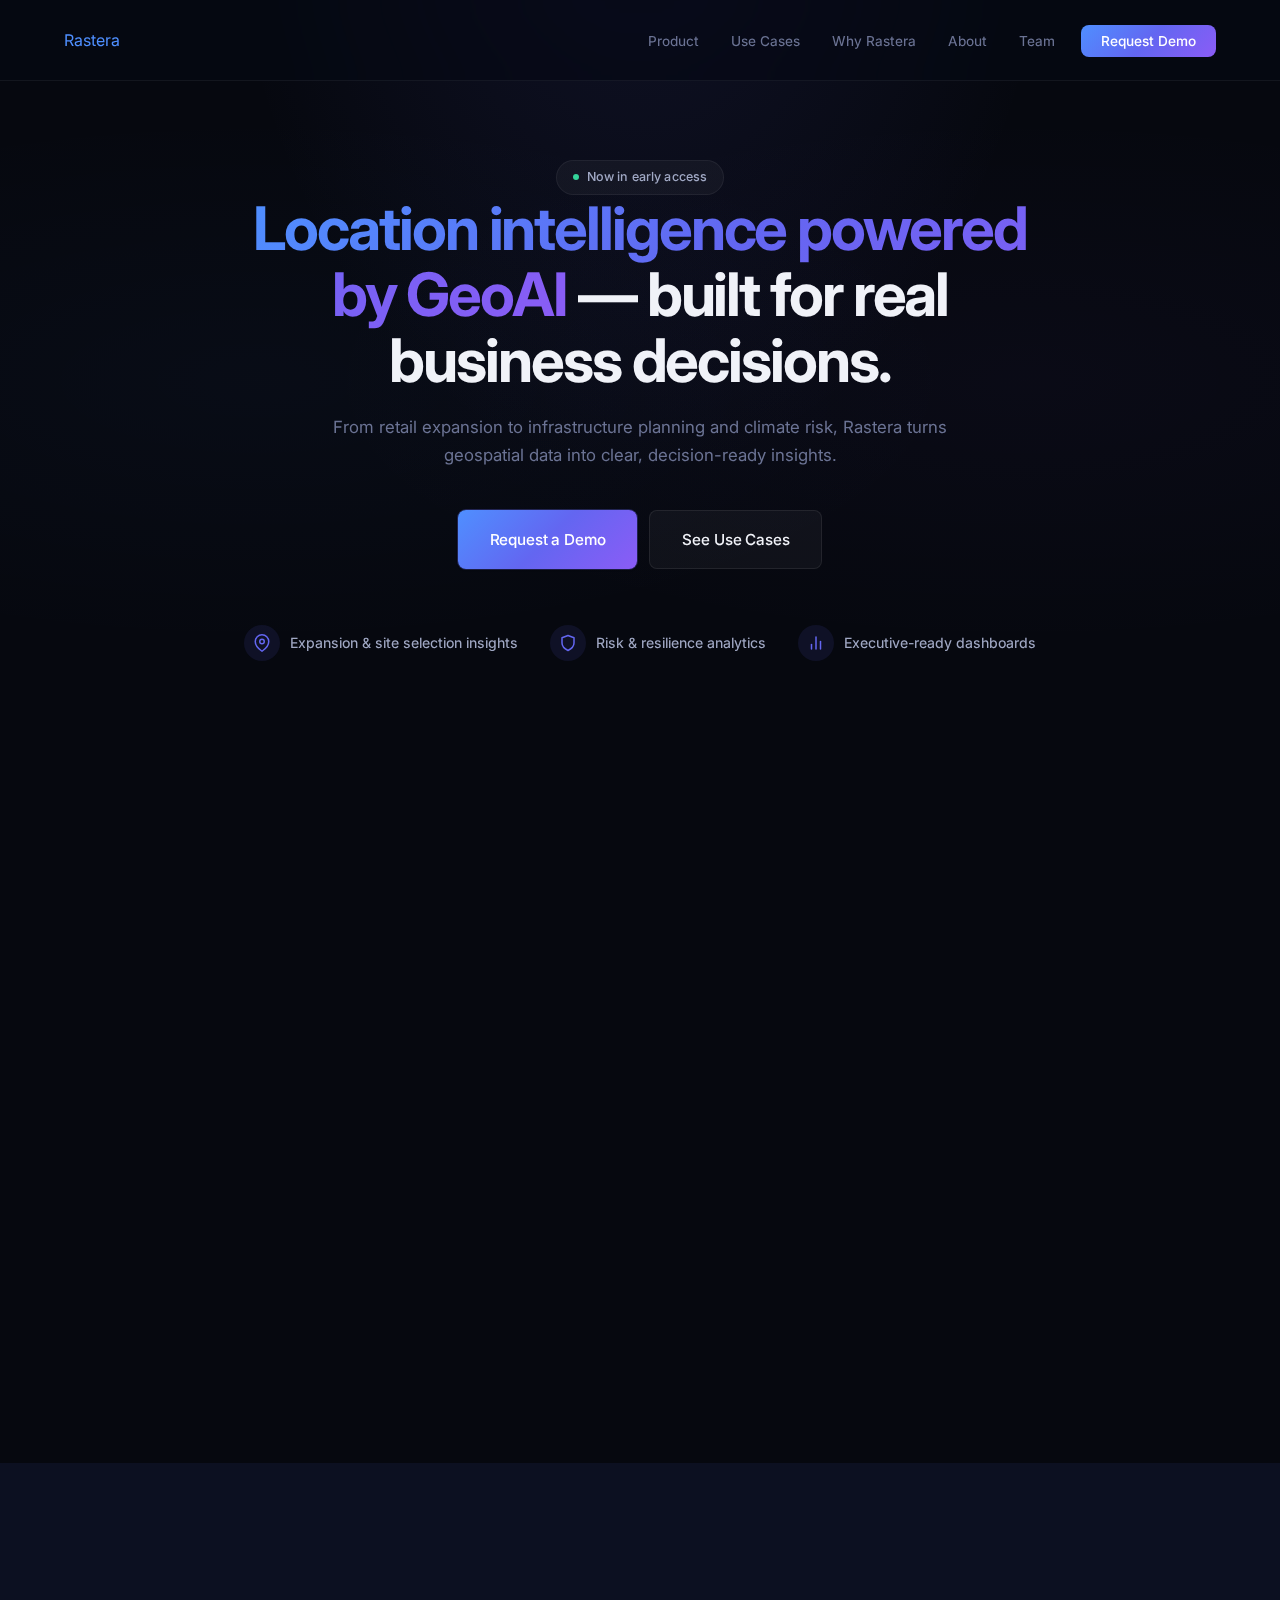
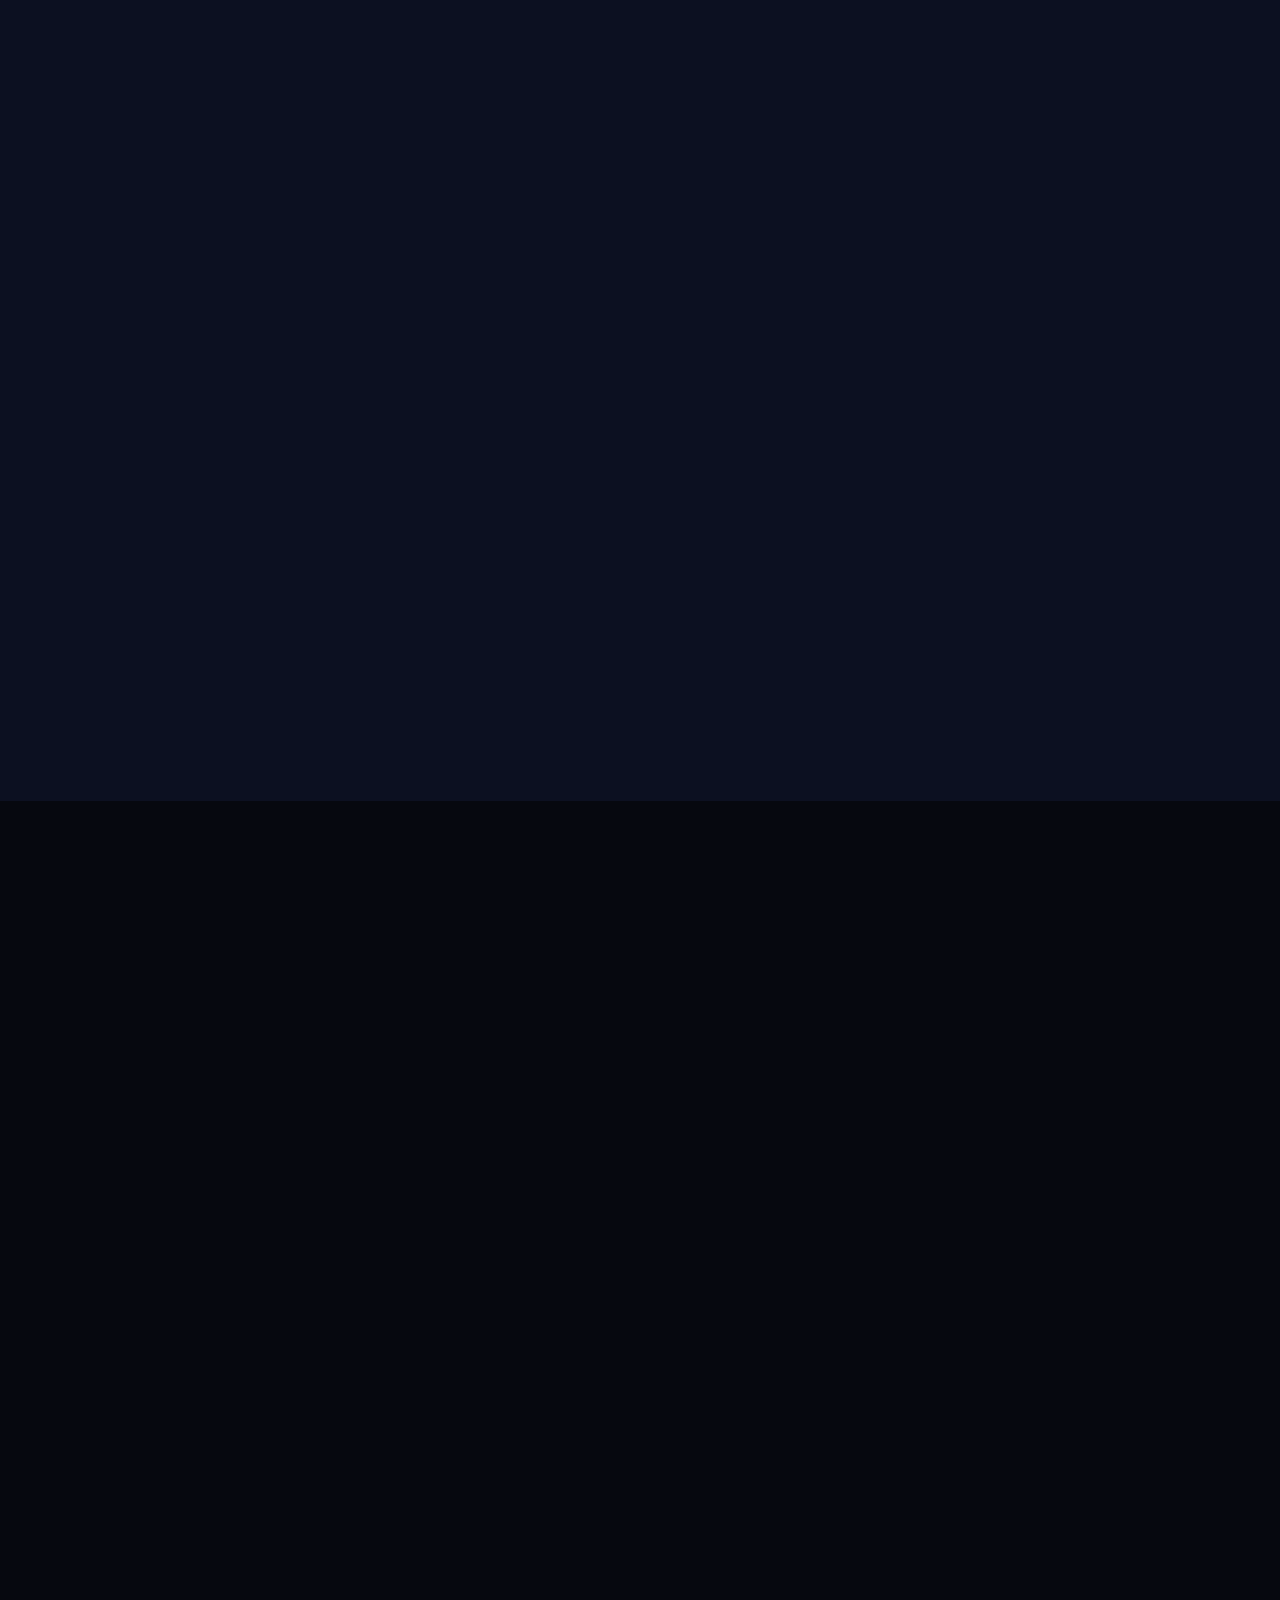
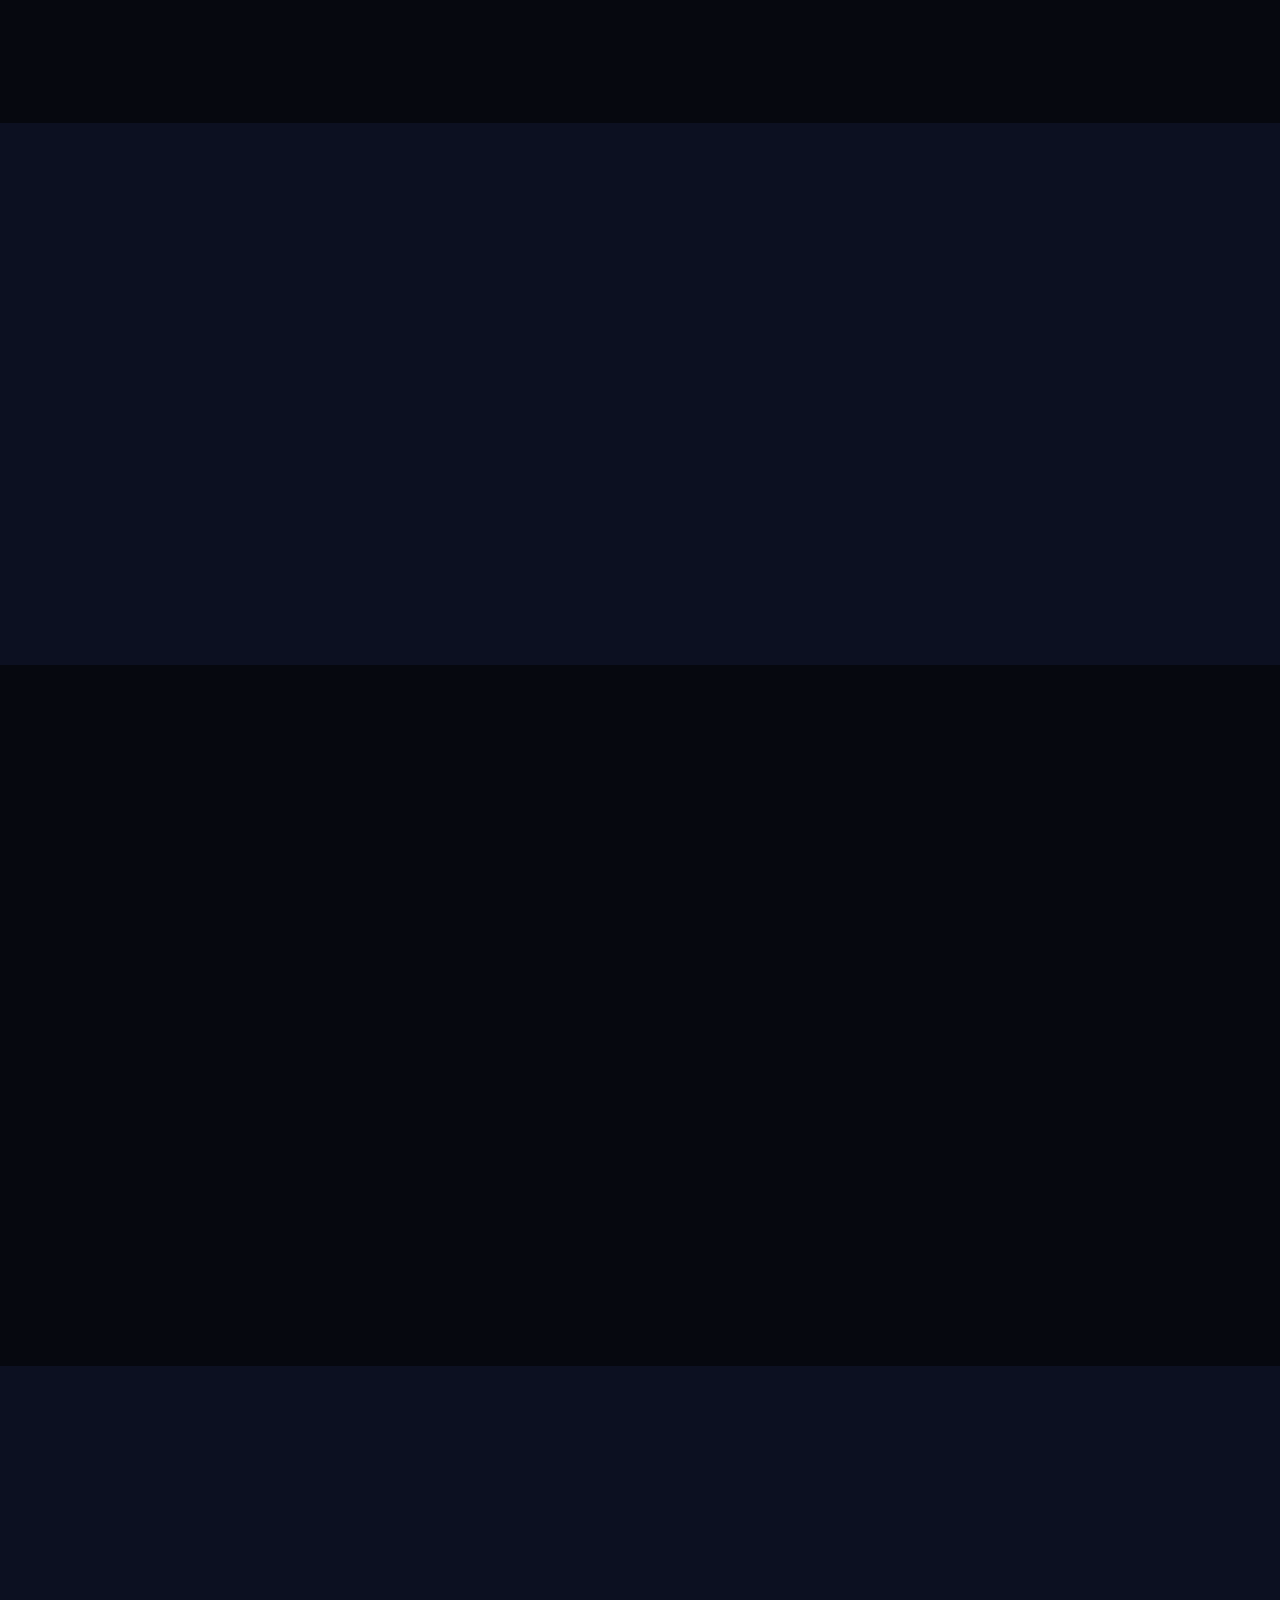
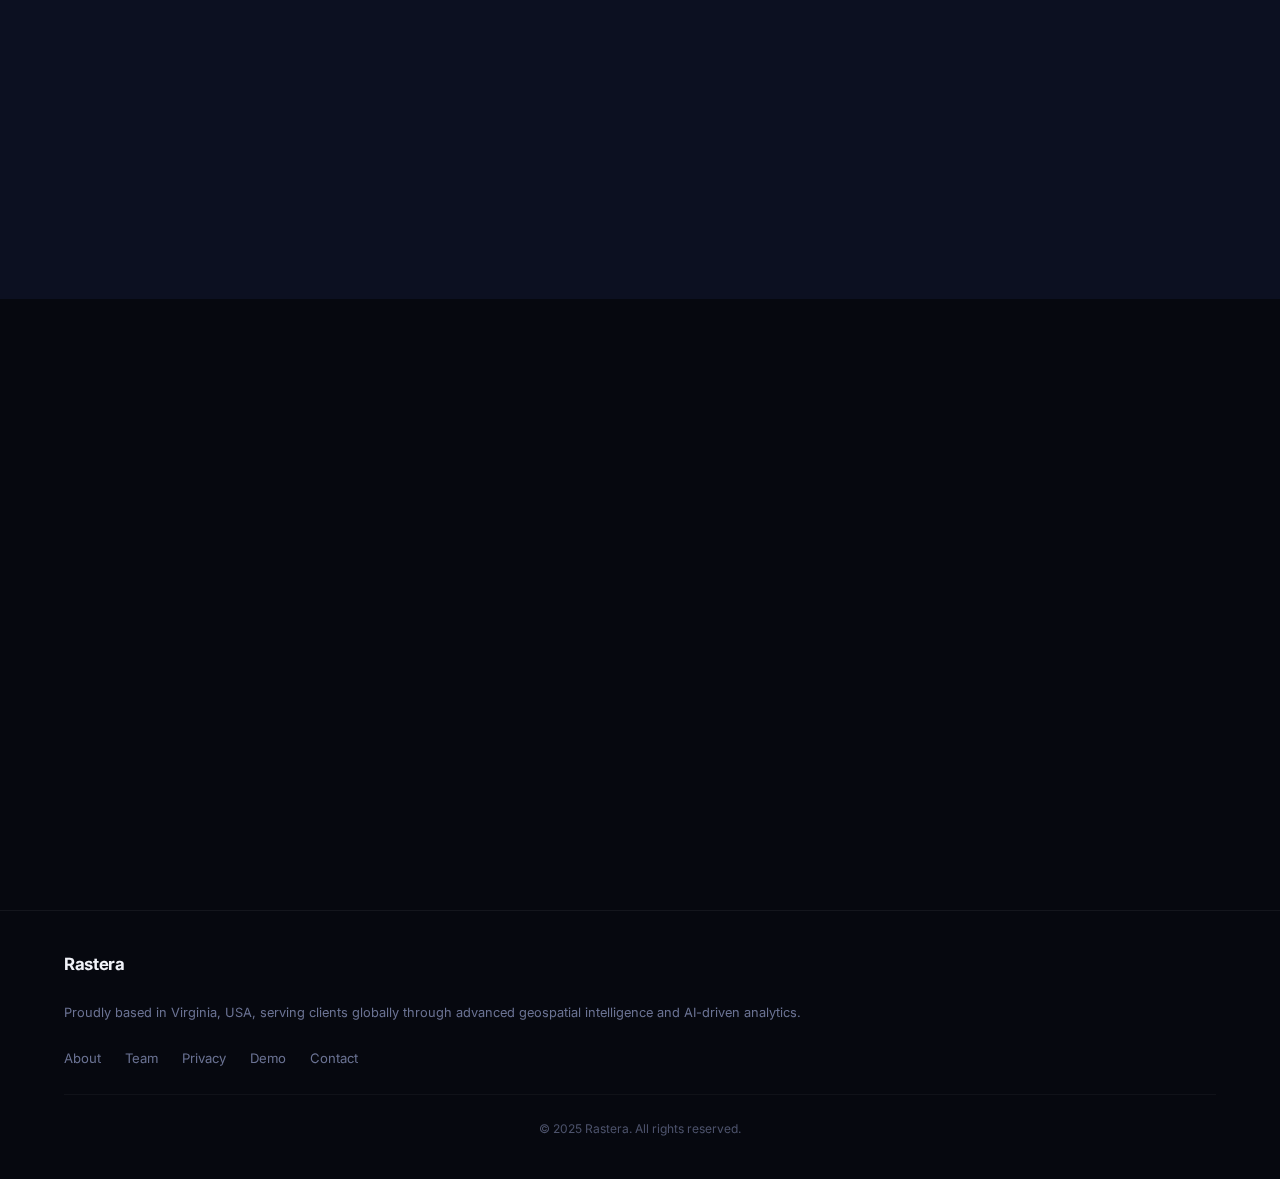
<file: public/index.html>
<!DOCTYPE html>
<html lang="en">
<head>
  <meta charset="UTF-8" />
  <meta name="viewport" content="width=device-width, initial-scale=1.0" />
  <title>Rastera — GeoAI Location Intelligence for Business Decisions</title>
  <meta name="description" content="Rastera turns geospatial data into clear, decision-ready insights. From retail expansion to infrastructure planning and climate risk — powered by GeoAI." />

  <!-- Open Graph -->
  <meta property="og:type" content="website" />
  <meta property="og:title" content="Rastera — GeoAI Location Intelligence for Business Decisions" />
  <meta property="og:description" content="Rastera turns geospatial data into clear, decision-ready insights. From retail expansion to infrastructure planning and climate risk — powered by GeoAI." />
  <meta property="og:url" content="https://rastera.io" />
  <meta property="og:image" content="https://rastera.io/og-image.png" />
  <meta property="og:site_name" content="Rastera" />

  <!-- Twitter -->
  <meta name="twitter:card" content="summary_large_image" />
  <meta name="twitter:title" content="Rastera — GeoAI Location Intelligence for Business Decisions" />
  <meta name="twitter:description" content="Rastera turns geospatial data into clear, decision-ready insights — powered by GeoAI." />

  <!-- Favicon -->
  <link rel="icon" href="favicon.svg" type="image/svg+xml" />
  <link rel="alternate icon" href="favicon.ico" type="image/x-icon" />

  <!-- Fonts -->
  <link rel="preconnect" href="https://fonts.googleapis.com" />
  <link rel="preconnect" href="https://fonts.gstatic.com" crossorigin />
  <link href="https://fonts.googleapis.com/css2?family=Inter:wght@400;450;500;600;700;800&family=JetBrains+Mono:wght@400;500&display=swap" rel="stylesheet" />

  <link rel="stylesheet" href="style.css" />

  <!-- Analytics: Plausible (privacy-friendly, no cookies, GDPR-compliant)
       Sign up at https://plausible.io to activate. No changes needed here. -->
  <script defer data-domain="rastera.io" src="https://plausible.io/js/script.js"></script>
</head>
<body>

  <!-- ── Nav ──────────────────────────────────────────────── -->
  <nav class="nav" id="nav">
    <div class="container">
      <a href="index.html" class="nav-logo">Rastera</a>
      <button class="nav-toggle" aria-label="Toggle menu" onclick="document.querySelector('.nav-links').classList.toggle('open')">&#9776;</button>
      <ul class="nav-links">
        <li><a href="#capabilities">Product</a></li>
        <li><a href="#use-cases">Use Cases</a></li>
        <li><a href="#why-rastera">Why Rastera</a></li>
        <li><a href="about.html">About</a></li>
        <li><a href="team.html">Team</a></li>
        <li><a href="demo.html" class="nav-cta">Request Demo</a></li>
      </ul>
    </div>
  </nav>

  <!-- ── B) Hero ────────────────────────────────────────────── -->
  <section class="hero">
    <div class="container">
      <div class="badge"><span class="dot"></span> Now in early access</div>
      <h1><span class="text-gradient">Location intelligence powered by GeoAI</span> &mdash; built for real business decisions.</h1>
      <p class="hero-sub">From retail expansion to infrastructure planning and climate risk, Rastera turns geospatial data into clear, decision-ready insights.</p>
      <div class="hero-buttons">
        <a href="demo.html" class="btn btn-primary btn-lg">Request a Demo</a>
        <a href="#use-cases" class="btn btn-secondary btn-lg">See Use Cases</a>
      </div>

      <!-- Hero benefit bullets -->
      <div class="hero-benefits">
        <div class="hero-benefit">
          <div class="hero-benefit-icon">
            <svg width="18" height="18" viewBox="0 0 24 24" fill="none" stroke="currentColor" stroke-width="2" stroke-linecap="round" stroke-linejoin="round"><path d="M21 10c0 7-9 13-9 13s-9-6-9-13a9 9 0 0118 0z"/><circle cx="12" cy="10" r="3"/></svg>
          </div>
          <span>Expansion &amp; site selection insights</span>
        </div>
        <div class="hero-benefit">
          <div class="hero-benefit-icon">
            <svg width="18" height="18" viewBox="0 0 24 24" fill="none" stroke="currentColor" stroke-width="2" stroke-linecap="round" stroke-linejoin="round"><path d="M12 22s8-4 8-10V5l-8-3-8 3v7c0 6 8 10 8 10z"/></svg>
          </div>
          <span>Risk &amp; resilience analytics</span>
        </div>
        <div class="hero-benefit">
          <div class="hero-benefit-icon">
            <svg width="18" height="18" viewBox="0 0 24 24" fill="none" stroke="currentColor" stroke-width="2" stroke-linecap="round" stroke-linejoin="round"><line x1="18" y1="20" x2="18" y2="10"/><line x1="12" y1="20" x2="12" y2="4"/><line x1="6" y1="20" x2="6" y2="14"/></svg>
          </div>
          <span>Executive-ready dashboards</span>
        </div>
      </div>
    </div>
  </section>

  <!-- ── C) Problem Statement ────────────────────────────────── -->
  <section class="section" id="problem">
    <div class="container">
      <div class="problem-block reveal">
        <div class="section-header section-header--center" style="margin-bottom:40px;">
          <p class="section-label">The Problem</p>
          <h2 class="section-title">Geospatial data is everywhere. Decisions are still hard.</h2>
        </div>
        <div class="problem-bullets">
          <div class="problem-bullet">
            <div class="problem-bullet-icon">
              <svg width="20" height="20" viewBox="0 0 24 24" fill="none" stroke="currentColor" stroke-width="2" stroke-linecap="round" stroke-linejoin="round"><rect x="2" y="2" width="20" height="20" rx="2.18" ry="2.18"/><line x1="7" y1="2" x2="7" y2="22"/><line x1="17" y1="2" x2="17" y2="22"/><line x1="2" y1="12" x2="22" y2="12"/></svg>
            </div>
            <p>Data lives in silos &mdash; maps, spreadsheets, reports.</p>
          </div>
          <div class="problem-bullet">
            <div class="problem-bullet-icon">
              <svg width="20" height="20" viewBox="0 0 24 24" fill="none" stroke="currentColor" stroke-width="2" stroke-linecap="round" stroke-linejoin="round"><circle cx="12" cy="12" r="10"/><polyline points="12 6 12 12 16 14"/></svg>
            </div>
            <p>Traditional GIS workflows are slow and specialized.</p>
          </div>
          <div class="problem-bullet">
            <div class="problem-bullet-icon">
              <svg width="20" height="20" viewBox="0 0 24 24" fill="none" stroke="currentColor" stroke-width="2" stroke-linecap="round" stroke-linejoin="round"><circle cx="11" cy="11" r="8"/><line x1="21" y1="21" x2="16.65" y2="16.65"/></svg>
            </div>
            <p>Teams need clear answers, not more layers.</p>
          </div>
        </div>
      </div>
    </div>
  </section>

  <!-- ── D) What Rastera Does (Capabilities) ─────────────────── -->
  <section id="capabilities" class="section section--alt">
    <div class="container">
      <div class="section-header section-header--center reveal">
        <p class="section-label">What Rastera Does</p>
        <h2 class="section-title">Turn geospatial complexity into decision clarity.</h2>
      </div>

      <div class="capabilities-grid capabilities-grid--5 reveal-stagger">
        <div class="card">
          <div class="card-icon card-icon--blue">
            <svg width="22" height="22" viewBox="0 0 24 24" fill="none" stroke="currentColor" stroke-width="2" stroke-linecap="round" stroke-linejoin="round"><line x1="18" y1="20" x2="18" y2="10"/><line x1="12" y1="20" x2="12" y2="4"/><line x1="6" y1="20" x2="6" y2="14"/></svg>
          </div>
          <h3>Market &amp; Demographic Intelligence</h3>
          <p>Understand who lives, works, and shops in any area. Get income, spending, and population data that drives smarter market entry.</p>
        </div>

        <div class="card">
          <div class="card-icon card-icon--indigo">
            <svg width="22" height="22" viewBox="0 0 24 24" fill="none" stroke="currentColor" stroke-width="2" stroke-linecap="round" stroke-linejoin="round"><path d="M21 10c0 7-9 13-9 13s-9-6-9-13a9 9 0 0118 0z"/><circle cx="12" cy="10" r="3"/></svg>
          </div>
          <h3>Site Selection &amp; Expansion Planning</h3>
          <p>Identify the best locations for growth using multi-layer analysis, competitive mapping, and market potential scoring.</p>
        </div>

        <div class="card">
          <div class="card-icon card-icon--emerald">
            <svg width="22" height="22" viewBox="0 0 24 24" fill="none" stroke="currentColor" stroke-width="2" stroke-linecap="round" stroke-linejoin="round"><path d="M12 22s8-4 8-10V5l-8-3-8 3v7c0 6 8 10 8 10z"/><path d="M9 12l2 2 4-4"/></svg>
          </div>
          <h3>Climate &amp; Environmental Risk</h3>
          <p>Assess flood zones, heat vulnerability, and environmental compliance so you can plan for resilience from day one.</p>
        </div>

        <div class="card">
          <div class="card-icon card-icon--cyan">
            <svg width="22" height="22" viewBox="0 0 24 24" fill="none" stroke="currentColor" stroke-width="2" stroke-linecap="round" stroke-linejoin="round"><rect x="2" y="2" width="20" height="20" rx="2.18" ry="2.18"/><line x1="7" y1="2" x2="7" y2="22"/><line x1="17" y1="2" x2="17" y2="22"/><line x1="2" y1="12" x2="22" y2="12"/></svg>
          </div>
          <h3>Infrastructure &amp; Development Context</h3>
          <p>Layer in transportation networks, utilities, zoning, and community data to evaluate any development opportunity.</p>
        </div>

        <div class="card">
          <div class="card-icon card-icon--violet">
            <svg width="22" height="22" viewBox="0 0 24 24" fill="none" stroke="currentColor" stroke-width="2" stroke-linecap="round" stroke-linejoin="round"><polyline points="22 12 18 12 15 21 9 3 6 12 2 12"/></svg>
          </div>
          <h3>Rapid Scenario Analysis &amp; Reporting</h3>
          <p>Run what-if scenarios and generate shareable reports in minutes &mdash; so your team can act fast and align stakeholders.</p>
        </div>
      </div>
    </div>
  </section>

  <!-- ── E) Use Cases ────────────────────────────────────────── -->
  <section id="use-cases" class="section">
    <div class="container">
      <div class="section-header section-header--center reveal">
        <p class="section-label">Use Cases</p>
        <h2 class="section-title">Built for the decisions that move organizations.</h2>
      </div>

      <div class="use-case-tiles reveal-stagger">
        <div class="use-case-tile">
          <div class="use-case-tile-icon card-icon--blue">
            <svg width="24" height="24" viewBox="0 0 24 24" fill="none" stroke="currentColor" stroke-width="2" stroke-linecap="round" stroke-linejoin="round"><path d="M6 2L3 6v14a2 2 0 002 2h14a2 2 0 002-2V6l-3-4z"/><line x1="3" y1="6" x2="21" y2="6"/><path d="M16 10a4 4 0 01-8 0"/></svg>
          </div>
          <h3>Retail &amp; Franchises</h3>
          <p>Choose where to grow, understand demand, and map competition.</p>
        </div>

        <div class="use-case-tile">
          <div class="use-case-tile-icon card-icon--violet">
            <svg width="24" height="24" viewBox="0 0 24 24" fill="none" stroke="currentColor" stroke-width="2" stroke-linecap="round" stroke-linejoin="round"><rect x="3" y="3" width="18" height="18" rx="2" ry="2"/><line x1="3" y1="9" x2="21" y2="9"/><line x1="9" y1="21" x2="9" y2="9"/></svg>
          </div>
          <h3>Real Estate &amp; Development</h3>
          <p>Evaluate sites with risk, access, and growth context.</p>
        </div>

        <div class="use-case-tile">
          <div class="use-case-tile-icon card-icon--cyan">
            <svg width="24" height="24" viewBox="0 0 24 24" fill="none" stroke="currentColor" stroke-width="2" stroke-linecap="round" stroke-linejoin="round"><rect x="2" y="6" width="20" height="12" rx="2"/><path d="M12 12h.01"/><path d="M17 12h.01"/><path d="M7 12h.01"/></svg>
          </div>
          <h3>Infrastructure &amp; Energy</h3>
          <p>Plan assets with environmental and community context.</p>
        </div>

        <div class="use-case-tile">
          <div class="use-case-tile-icon card-icon--emerald">
            <svg width="24" height="24" viewBox="0 0 24 24" fill="none" stroke="currentColor" stroke-width="2" stroke-linecap="round" stroke-linejoin="round"><path d="M12 2.69l5.66 5.66a8 8 0 11-11.31 0z"/></svg>
          </div>
          <h3>Climate &amp; Urban Planning</h3>
          <p>Assess flood, heat, and resilience in minutes.</p>
        </div>
      </div>
    </div>
  </section>

  <!-- ── F) Differentiators (Why Rastera) ────────────────────── -->
  <section id="why-rastera" class="section section--alt">
    <div class="container">
      <div class="differentiators-layout reveal">
        <div class="section-header" style="margin-bottom:0;">
          <p class="section-label">Why Rastera</p>
          <h2 class="section-title">Built different. Built for outcomes.</h2>
        </div>
        <ul class="differentiators-list">
          <li>
            <svg width="20" height="20" viewBox="0 0 24 24" fill="none" stroke="currentColor" stroke-width="2" stroke-linecap="round" stroke-linejoin="round"><polyline points="20 6 9 17 4 12"/></svg>
            <span>Business-first outputs, not GIS jargon</span>
          </li>
          <li>
            <svg width="20" height="20" viewBox="0 0 24 24" fill="none" stroke="currentColor" stroke-width="2" stroke-linecap="round" stroke-linejoin="round"><polyline points="20 6 9 17 4 12"/></svg>
            <span>GeoAI-assisted workflows to go from question to insight faster</span>
          </li>
          <li>
            <svg width="20" height="20" viewBox="0 0 24 24" fill="none" stroke="currentColor" stroke-width="2" stroke-linecap="round" stroke-linejoin="round"><polyline points="20 6 9 17 4 12"/></svg>
            <span>Dashboards + reports designed for executives</span>
          </li>
          <li>
            <svg width="20" height="20" viewBox="0 0 24 24" fill="none" stroke="currentColor" stroke-width="2" stroke-linecap="round" stroke-linejoin="round"><polyline points="20 6 9 17 4 12"/></svg>
            <span>Works with your data and adapts to your industry</span>
          </li>
        </ul>
      </div>
    </div>
  </section>

  <!-- ── G) Social Proof / Case Study Teaser ─────────────────── -->
  <section class="section" id="case-study">
    <div class="container">
      <div class="case-study-block reveal">
        <p class="section-label">Results</p>
        <h2 class="section-title">From pilot to repeatable advantage</h2>
        <p class="case-study-body">We built a location intelligence platform for a local coffee brand to support customer insights and expansion planning.</p>
        <p class="case-study-note">Case study available on request.</p>
        <div class="case-study-cta">
          <a href="demo.html" class="btn btn-primary">Request a Demo</a>
        </div>
      </div>
    </div>
  </section>

  <!-- ── H) Founder Credibility ──────────────────────────────── -->
  <section class="section section--alt" id="founder">
    <div class="container">
      <div class="founder-credibility-block reveal">
        <div class="section-header section-header--center" style="margin-bottom:32px;">
          <p class="section-label">Leadership</p>
          <h2 class="section-title">Built by a geospatial expert who ships</h2>
        </div>
        <p class="founder-credibility-body">Rastera is founded by Aswin Subanthore, a GIS specialist with infrastructure and applied geospatial analytics experience. He builds tools that translate spatial complexity into business clarity.</p>
        <p class="founder-credibility-location">Based in Virginia &bull; Serving clients globally</p>
      </div>
    </div>
  </section>

  <!-- ── I) Final CTA ────────────────────────────────────────── -->
  <section class="section">
    <div class="container">
      <div class="cta-block reveal">
        <h2>Ready to make your next location decision with confidence?</h2>
        <p>See how Rastera turns geospatial complexity into clear, actionable intelligence for your team.</p>
        <div class="hero-buttons">
          <a href="demo.html" class="btn btn-primary btn-lg">Request a Demo</a>
          <a href="#use-cases" class="btn btn-secondary btn-lg">See Use Cases</a>
        </div>
      </div>
    </div>
  </section>

  <!-- ── Footer ───────────────────────────────────────────── -->
  <footer class="footer">
    <div class="container">
      <div class="footer-inner">
        <div class="footer-brand">Rastera</div>
        <p class="footer-tagline">Proudly based in Virginia, USA, serving clients globally through advanced geospatial intelligence and AI-driven analytics.</p>
        <ul class="footer-links">
          <li><a href="about.html">About</a></li>
          <li><a href="team.html">Team</a></li>
          <li><a href="privacy.html">Privacy</a></li>
          <li><a href="demo.html">Demo</a></li>
          <li><a href="mailto:aswin@rastera.io">Contact</a></li>
        </ul>
      </div>
      <p class="footer-legal">&copy; 2025 Rastera. All rights reserved.</p>
    </div>
  </footer>

  <script src="script.js"></script>
</body>
</html>
</file>
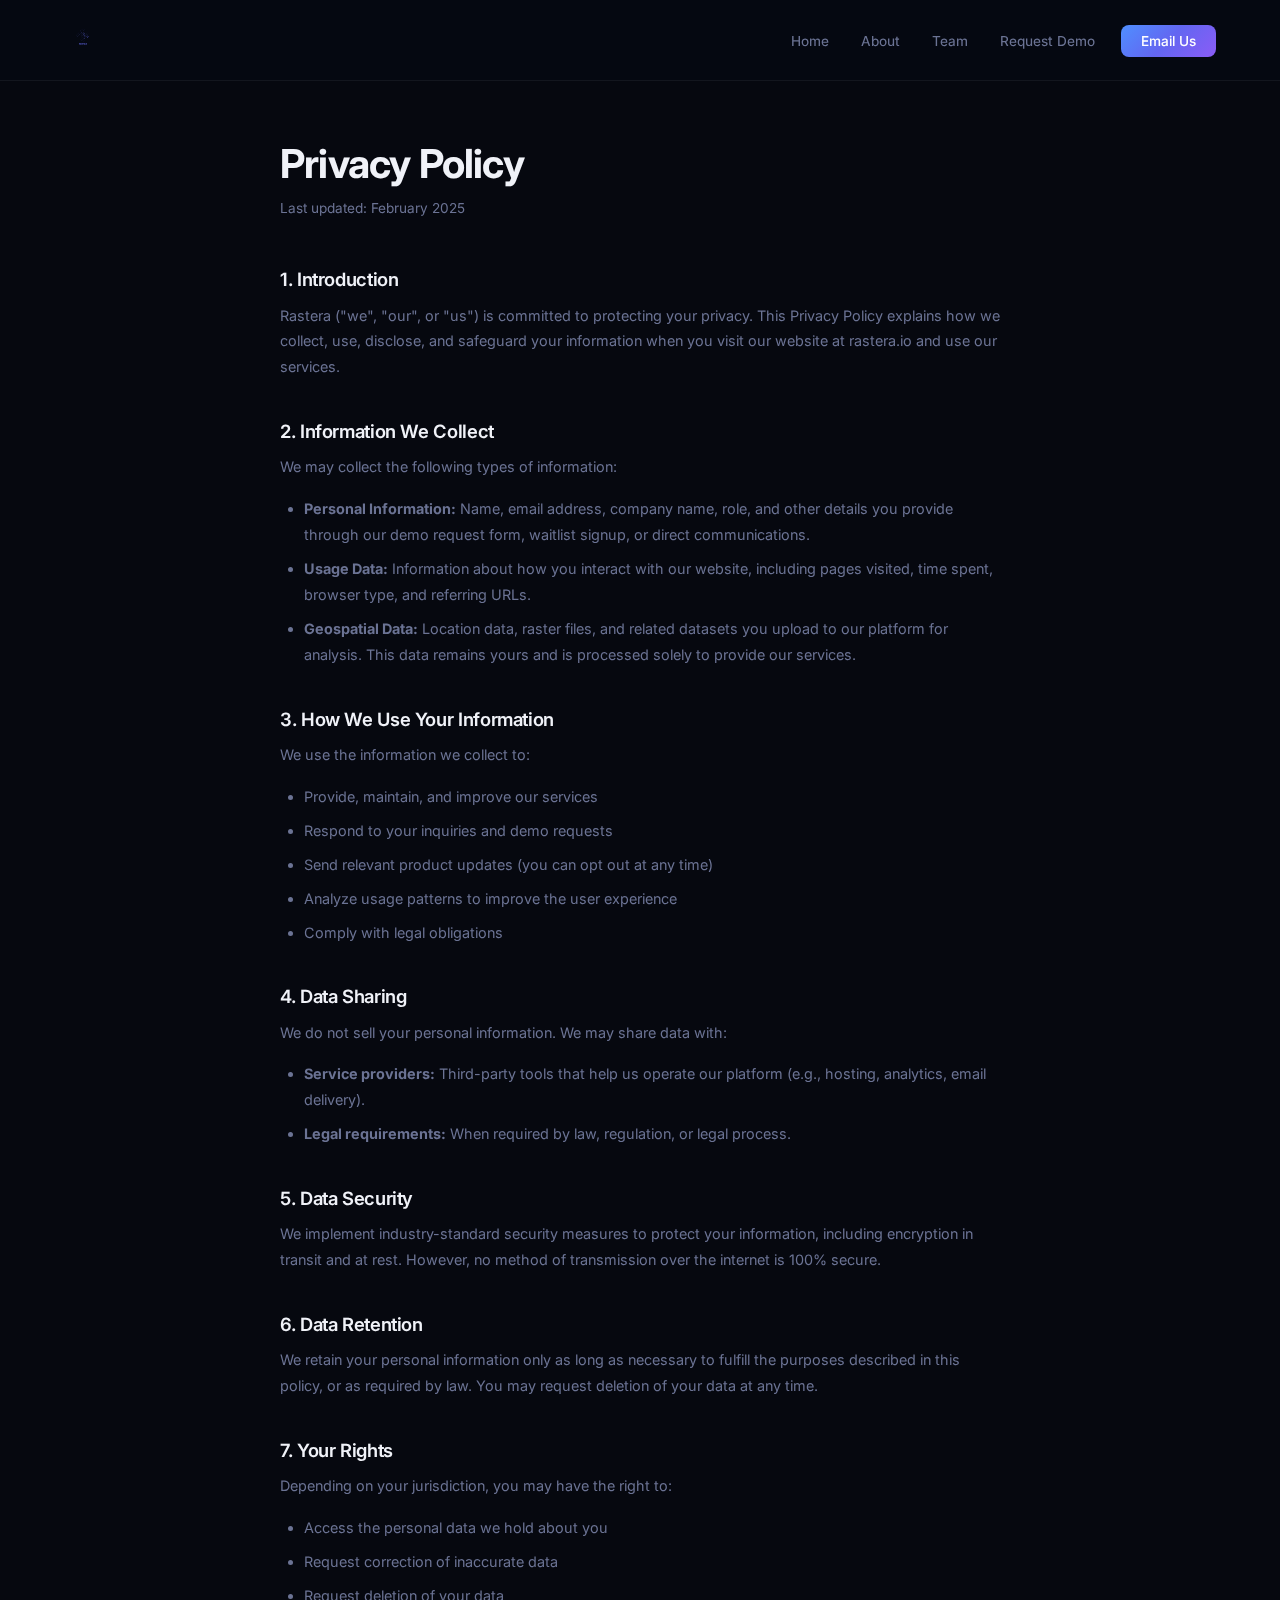
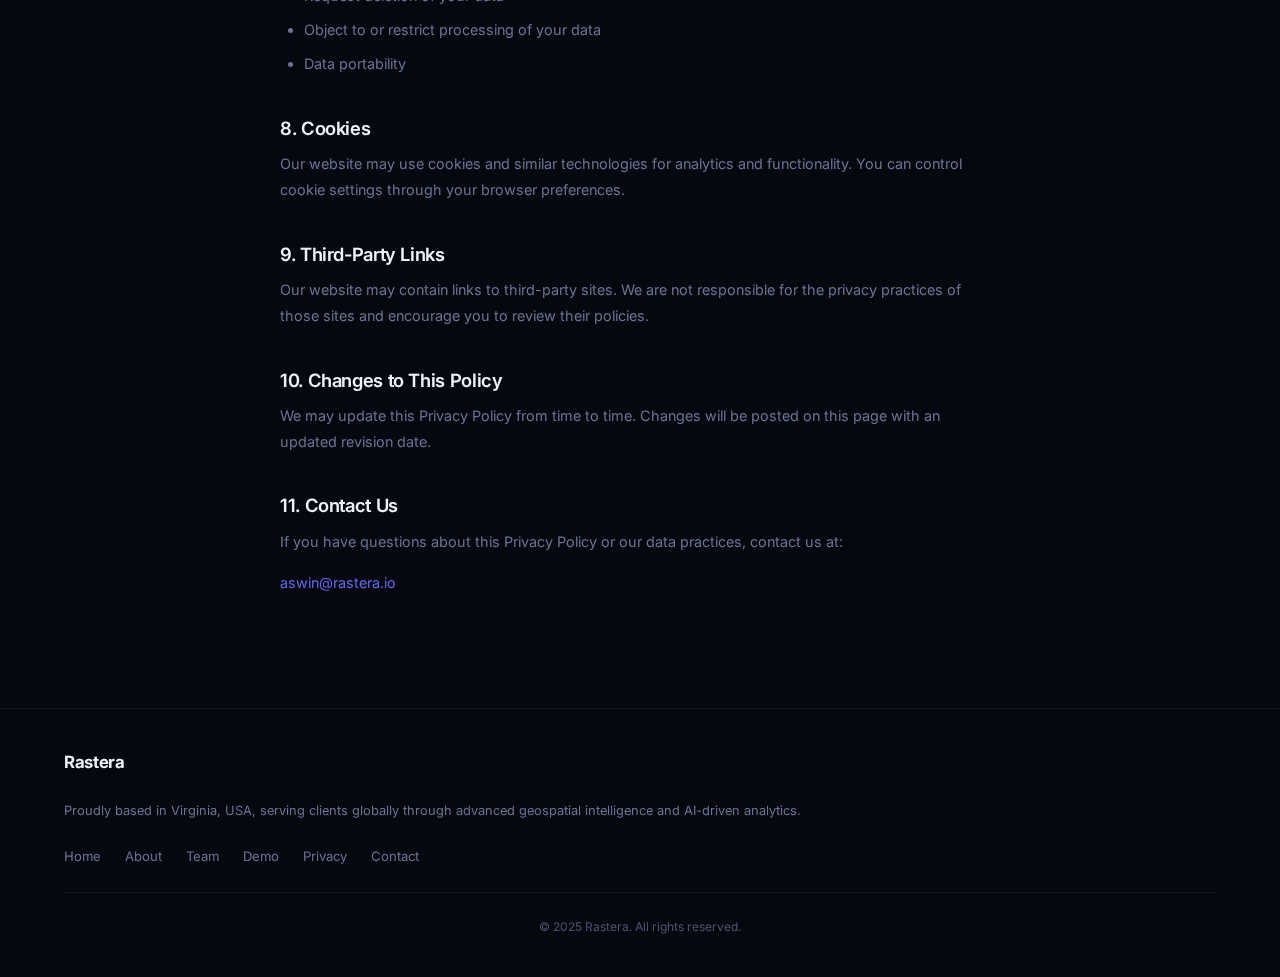
<file: public/privacy.html>
<!DOCTYPE html>
<html lang="en">
<head>
  <meta charset="UTF-8" />
  <meta name="viewport" content="width=device-width, initial-scale=1.0" />
  <title>Privacy Policy — Rastera</title>
  <meta name="description" content="Rastera privacy policy. Learn how we collect, use, and protect your data." />

  <!-- Open Graph -->
  <meta property="og:type" content="website" />
  <meta property="og:title" content="Privacy Policy — Rastera" />
  <meta property="og:description" content="Learn how we collect, use, and protect your data." />
  <meta property="og:url" content="https://rastera.io/privacy" />

  <!-- Favicon -->
  <link rel="icon" href="favicon.svg" type="image/svg+xml" />
  <link rel="alternate icon" href="favicon.ico" type="image/x-icon" />

  <!-- Fonts -->
  <link rel="preconnect" href="https://fonts.googleapis.com" />
  <link rel="preconnect" href="https://fonts.gstatic.com" crossorigin />
  <link href="https://fonts.googleapis.com/css2?family=Inter:wght@400;450;500;600;700;800&family=JetBrains+Mono:wght@400;500&display=swap" rel="stylesheet" />

  <link rel="stylesheet" href="style.css" />

  <!-- Analytics: Plausible (privacy-friendly, no cookies, GDPR-compliant)
       Sign up at https://plausible.io to activate. No changes needed here. -->
  <script defer data-domain="rastera.io" src="https://plausible.io/js/script.js"></script>
</head>
<body>

  <!-- ── Nav ──────────────────────────────────────────────── -->
  <nav class="nav">
    <div class="container">
      <a href="index.html" class="nav-logo"><img src="rasteralogo.png" alt="Rastera" class="nav-logo-img" /></a>
      <button class="nav-toggle" aria-label="Toggle menu" onclick="document.querySelector('.nav-links').classList.toggle('open')">&#9776;</button>
      <ul class="nav-links">
        <li><a href="index.html">Home</a></li>
        <li><a href="about.html">About</a></li>
        <li><a href="team.html">Team</a></li>
        <li><a href="demo.html">Request Demo</a></li>
        <li><a href="mailto:aswin@rastera.io" class="nav-cta">Email Us</a></li>
      </ul>
    </div>
  </nav>

  <!-- ── Privacy Content ──────────────────────────────────── -->
  <section class="legal-page">
    <div class="container">
      <div class="legal-content">
        <h1>Privacy Policy</h1>
        <p class="updated">Last updated: February 2025</p>

        <h2>1. Introduction</h2>
        <p>Rastera ("we", "our", or "us") is committed to protecting your privacy. This Privacy Policy explains how we collect, use, disclose, and safeguard your information when you visit our website at rastera.io and use our services.</p>

        <h2>2. Information We Collect</h2>
        <p>We may collect the following types of information:</p>
        <ul>
          <li><strong>Personal Information:</strong> Name, email address, company name, role, and other details you provide through our demo request form, waitlist signup, or direct communications.</li>
          <li><strong>Usage Data:</strong> Information about how you interact with our website, including pages visited, time spent, browser type, and referring URLs.</li>
          <li><strong>Geospatial Data:</strong> Location data, raster files, and related datasets you upload to our platform for analysis. This data remains yours and is processed solely to provide our services.</li>
        </ul>

        <h2>3. How We Use Your Information</h2>
        <p>We use the information we collect to:</p>
        <ul>
          <li>Provide, maintain, and improve our services</li>
          <li>Respond to your inquiries and demo requests</li>
          <li>Send relevant product updates (you can opt out at any time)</li>
          <li>Analyze usage patterns to improve the user experience</li>
          <li>Comply with legal obligations</li>
        </ul>

        <h2>4. Data Sharing</h2>
        <p>We do not sell your personal information. We may share data with:</p>
        <ul>
          <li><strong>Service providers:</strong> Third-party tools that help us operate our platform (e.g., hosting, analytics, email delivery).</li>
          <li><strong>Legal requirements:</strong> When required by law, regulation, or legal process.</li>
        </ul>

        <h2>5. Data Security</h2>
        <p>We implement industry-standard security measures to protect your information, including encryption in transit and at rest. However, no method of transmission over the internet is 100% secure.</p>

        <h2>6. Data Retention</h2>
        <p>We retain your personal information only as long as necessary to fulfill the purposes described in this policy, or as required by law. You may request deletion of your data at any time.</p>

        <h2>7. Your Rights</h2>
        <p>Depending on your jurisdiction, you may have the right to:</p>
        <ul>
          <li>Access the personal data we hold about you</li>
          <li>Request correction of inaccurate data</li>
          <li>Request deletion of your data</li>
          <li>Object to or restrict processing of your data</li>
          <li>Data portability</li>
        </ul>

        <h2>8. Cookies</h2>
        <p>Our website may use cookies and similar technologies for analytics and functionality. You can control cookie settings through your browser preferences.</p>

        <h2>9. Third-Party Links</h2>
        <p>Our website may contain links to third-party sites. We are not responsible for the privacy practices of those sites and encourage you to review their policies.</p>

        <h2>10. Changes to This Policy</h2>
        <p>We may update this Privacy Policy from time to time. Changes will be posted on this page with an updated revision date.</p>

        <h2>11. Contact Us</h2>
        <p>If you have questions about this Privacy Policy or our data practices, contact us at:</p>
        <p><a href="mailto:aswin@rastera.io">aswin@rastera.io</a></p>
      </div>
    </div>
  </section>

  <!-- ── Footer ───────────────────────────────────────────── -->
  <footer class="footer">
    <div class="container">
      <div class="footer-inner">
        <div class="footer-brand">Rastera</div>
        <p class="footer-tagline">Proudly based in Virginia, USA, serving clients globally through advanced geospatial intelligence and AI-driven analytics.</p>
        <ul class="footer-links">
          <li><a href="index.html">Home</a></li>
          <li><a href="about.html">About</a></li>
          <li><a href="team.html">Team</a></li>
          <li><a href="demo.html">Demo</a></li>
          <li><a href="privacy.html">Privacy</a></li>
          <li><a href="mailto:aswin@rastera.io">Contact</a></li>
        </ul>
      </div>
      <p class="footer-legal">&copy; 2025 Rastera. All rights reserved.</p>
    </div>
  </footer>

  <script src="script.js"></script>
</body>
</html>
</file>
<file: public/style.css>
/* ═══════════════════════════════════════════════════════════
   RASTERA — Design System
   A premium, minimal SaaS aesthetic for locational intelligence.

   CONTENTS:
   1. Tokens & Variables
   2. Reset & Base
   3. Typography
   4. Layout Utilities
   5. Component: Buttons
   6. Component: Badges / Chips
   7. Component: Cards
   8. Component: Section Headings
   9. Navigation
   10. Hero
   11. Trust Indicators
   12. Capabilities (What We Do)
   13. How It Works
   14. Use Cases / Industries
   15. Product Mockup
   16. Credibility
   17. Vision
   18. Final CTA
   19. Footer
   20. Demo Page
   21. Forms
   22. Privacy / Legal Page
   23. About Page
   24. Team Page
   25. Animations & Micro-interactions
   26. Responsive
   ═══════════════════════════════════════════════════════════ */

/* ── 1. Tokens & Variables ───────────────────────────────── */
:root {
  /* Backgrounds */
  --bg-primary:    #06080f;
  --bg-secondary:  #0c1021;
  --bg-surface:    #111631;
  --bg-surface-alt:#161d3e;
  --bg-elevated:   #1a2048;

  /* Borders */
  --border-subtle: rgba(255, 255, 255, 0.06);
  --border-default:rgba(255, 255, 255, 0.08);
  --border-hover:  rgba(255, 255, 255, 0.14);

  /* Brand gradient: blue → indigo → violet */
  --gradient-brand: linear-gradient(135deg, #4f8fff 0%, #6366f1 50%, #8b5cf6 100%);
  --gradient-brand-subtle: linear-gradient(135deg, rgba(79, 143, 255, 0.12) 0%, rgba(99, 102, 241, 0.08) 50%, rgba(139, 92, 246, 0.04) 100%);
  --gradient-glow: radial-gradient(ellipse at 50% 0%, rgba(99, 102, 241, 0.15) 0%, transparent 60%);

  /* Accent colors */
  --clr-blue:      #4f8fff;
  --clr-indigo:    #6366f1;
  --clr-violet:    #8b5cf6;
  --clr-cyan:      #22d3ee;
  --clr-emerald:   #34d399;

  /* Text */
  --text-primary:  #f0f2f8;
  --text-secondary:#a0a8c4;
  --text-tertiary: #6b7394;
  --text-inverse:  #06080f;

  /* Typography */
  --font-sans: "Inter", system-ui, -apple-system, BlinkMacSystemFont, sans-serif;
  --font-mono: "JetBrains Mono", "Fira Code", "Cascadia Code", monospace;

  /* Sizing */
  --max-w:     1200px;
  --max-w-narrow: 720px;
  --radius-xs: 6px;
  --radius-sm: 8px;
  --radius-md: 12px;
  --radius-lg: 16px;
  --radius-xl: 24px;

  /* Transitions */
  --ease-out: cubic-bezier(0.16, 1, 0.3, 1);
  --duration-fast: 0.15s;
  --duration-base: 0.25s;
  --duration-slow: 0.4s;
}

/* ── 2. Reset & Base ─────────────────────────────────────── */
*,
*::before,
*::after {
  margin: 0;
  padding: 0;
  box-sizing: border-box;
}

html {
  scroll-behavior: smooth;
  -webkit-font-smoothing: antialiased;
  -moz-osx-font-smoothing: grayscale;
}

body {
  font-family: var(--font-sans);
  background: var(--bg-primary);
  color: var(--text-secondary);
  line-height: 1.65;
  min-height: 100vh;
  overflow-x: hidden;
}

a {
  color: var(--clr-blue);
  text-decoration: none;
  transition: color var(--duration-fast) ease;
}
a:hover { color: var(--clr-violet); }

img { max-width: 100%; display: block; }

::selection {
  background: rgba(99, 102, 241, 0.3);
  color: var(--text-primary);
}

/* ── 3. Typography ───────────────────────────────────────── */
h1, h2, h3, h4, h5, h6 {
  color: var(--text-primary);
  font-weight: 600;
  line-height: 1.2;
  letter-spacing: -0.02em;
}

/* ── 4. Layout Utilities ─────────────────────────────────── */
.container {
  width: 100%;
  max-width: var(--max-w);
  margin: 0 auto;
  padding: 0 24px;
}

.section {
  padding: 120px 0;
  position: relative;
}

.section--alt {
  background: var(--bg-secondary);
}

.section-header {
  max-width: 640px;
  margin-bottom: 64px;
}

.section-header--center {
  text-align: center;
  margin-left: auto;
  margin-right: auto;
}

/* ── 5. Component: Buttons ───────────────────────────────── */
.btn {
  display: inline-flex;
  align-items: center;
  justify-content: center;
  gap: 8px;
  padding: 14px 28px;
  border-radius: var(--radius-sm);
  font-weight: 500;
  font-size: 0.9rem;
  font-family: var(--font-sans);
  letter-spacing: -0.01em;
  cursor: pointer;
  border: none;
  transition: all var(--duration-base) var(--ease-out);
  white-space: nowrap;
}

.btn-primary {
  background: var(--gradient-brand);
  color: #fff;
  box-shadow: 0 1px 2px rgba(0,0,0,0.3), 0 0 0 1px rgba(99, 102, 241, 0.3);
}
.btn-primary:hover {
  color: #fff;
  transform: translateY(-1px);
  box-shadow: 0 8px 32px rgba(99, 102, 241, 0.3), 0 0 0 1px rgba(99, 102, 241, 0.4);
}

.btn-secondary {
  background: rgba(255, 255, 255, 0.04);
  color: var(--text-primary);
  border: 1px solid var(--border-default);
}
.btn-secondary:hover {
  background: rgba(255, 255, 255, 0.08);
  color: var(--text-primary);
  border-color: var(--border-hover);
  transform: translateY(-1px);
}

.btn-ghost {
  background: transparent;
  color: var(--text-secondary);
  padding: 10px 16px;
}
.btn-ghost:hover {
  color: var(--text-primary);
  background: rgba(255, 255, 255, 0.04);
}

.btn-sm {
  padding: 10px 20px;
  font-size: 0.85rem;
}

.btn-lg {
  padding: 16px 32px;
  font-size: 0.95rem;
}

/* ── 6. Component: Badges / Chips ────────────────────────── */
.badge {
  display: inline-flex;
  align-items: center;
  gap: 8px;
  background: rgba(255, 255, 255, 0.04);
  border: 1px solid var(--border-subtle);
  border-radius: 999px;
  padding: 6px 16px;
  font-size: 0.78rem;
  font-weight: 500;
  color: var(--text-secondary);
  letter-spacing: 0.01em;
}

.badge .dot {
  width: 6px;
  height: 6px;
  border-radius: 50%;
  background: var(--clr-emerald);
  animation: pulse-dot 2.5s ease-in-out infinite;
}

@keyframes pulse-dot {
  0%, 100% { opacity: 1; transform: scale(1); }
  50% { opacity: 0.4; transform: scale(0.85); }
}

.chip {
  display: inline-flex;
  align-items: center;
  gap: 6px;
  padding: 4px 12px;
  border-radius: 999px;
  font-size: 0.72rem;
  font-weight: 500;
  font-family: var(--font-mono);
  letter-spacing: 0.04em;
  text-transform: uppercase;
}

.chip--blue   { background: rgba(79, 143, 255, 0.1);  color: var(--clr-blue); }
.chip--indigo { background: rgba(99, 102, 241, 0.1);  color: var(--clr-indigo); }
.chip--violet { background: rgba(139, 92, 246, 0.1);  color: var(--clr-violet); }
.chip--cyan   { background: rgba(34, 211, 238, 0.1);  color: var(--clr-cyan); }
.chip--emerald{ background: rgba(52, 211, 153, 0.1);  color: var(--clr-emerald); }

/* ── 7. Component: Cards ─────────────────────────────────── */
.card {
  background: rgba(255, 255, 255, 0.02);
  border: 1px solid var(--border-subtle);
  border-radius: var(--radius-md);
  padding: 32px;
  transition: all var(--duration-base) var(--ease-out);
}
.card:hover {
  background: rgba(255, 255, 255, 0.04);
  border-color: var(--border-hover);
  transform: translateY(-2px);
}

.card-icon {
  width: 44px;
  height: 44px;
  border-radius: var(--radius-sm);
  display: flex;
  align-items: center;
  justify-content: center;
  margin-bottom: 20px;
  font-size: 1.1rem;
}

.card-icon--blue   { background: rgba(79, 143, 255, 0.1);  color: var(--clr-blue); }
.card-icon--indigo { background: rgba(99, 102, 241, 0.1);  color: var(--clr-indigo); }
.card-icon--violet { background: rgba(139, 92, 246, 0.1);  color: var(--clr-violet); }
.card-icon--cyan   { background: rgba(34, 211, 238, 0.1);  color: var(--clr-cyan); }
.card-icon--emerald{ background: rgba(52, 211, 153, 0.1);  color: var(--clr-emerald); }

.card h3 {
  font-size: 1.05rem;
  font-weight: 600;
  margin-bottom: 8px;
}

.card p {
  font-size: 0.9rem;
  color: var(--text-tertiary);
  line-height: 1.6;
}

/* ── 8. Component: Section Headings ──────────────────────── */
.section-label {
  font-family: var(--font-mono);
  font-size: 0.72rem;
  font-weight: 500;
  letter-spacing: 0.15em;
  text-transform: uppercase;
  color: var(--clr-indigo);
  margin-bottom: 16px;
}

.section-title {
  font-size: clamp(1.75rem, 4vw, 2.75rem);
  font-weight: 700;
  color: var(--text-primary);
  margin-bottom: 16px;
  line-height: 1.15;
  letter-spacing: -0.025em;
}

.section-subtitle {
  font-size: 1.05rem;
  color: var(--text-tertiary);
  line-height: 1.7;
  max-width: 560px;
}

.section-header--center .section-subtitle {
  margin-left: auto;
  margin-right: auto;
}

/* ── 9. Navigation ───────────────────────────────────────── */
.nav {
  position: fixed;
  top: 0;
  left: 0;
  right: 0;
  z-index: 100;
  background: rgba(6, 8, 15, 0.7);
  backdrop-filter: blur(16px) saturate(180%);
  -webkit-backdrop-filter: blur(16px) saturate(180%);
  border-bottom: 1px solid var(--border-subtle);
  transition: background var(--duration-base) ease;
}

.nav .container {
  display: flex;
  align-items: center;
  justify-content: space-between;
  height: 80px;
}

.nav-logo {
  display: flex;
  align-items: center;
}

.nav-logo-img {
  height: 38px;
  width: auto;
}

.nav-links {
  display: flex;
  align-items: center;
  gap: 4px;
  list-style: none;
}

.nav-links a {
  font-size: 0.85rem;
  font-weight: 450;
  color: var(--text-tertiary);
  padding: 8px 14px;
  border-radius: var(--radius-xs);
  transition: all var(--duration-fast) ease;
}
.nav-links a:hover {
  color: var(--text-primary);
  background: rgba(255, 255, 255, 0.04);
}

.nav-cta {
  background: var(--gradient-brand) !important;
  color: #fff !important;
  padding: 8px 20px !important;
  border-radius: var(--radius-sm) !important;
  font-weight: 500 !important;
  margin-left: 8px;
}
.nav-cta:hover {
  box-shadow: 0 4px 16px rgba(99, 102, 241, 0.3);
  background: var(--gradient-brand) !important;
}

.nav-toggle {
  display: none;
  background: none;
  border: none;
  color: var(--text-primary);
  font-size: 1.4rem;
  cursor: pointer;
  padding: 4px;
  line-height: 1;
}

/* ── 10. Hero ────────────────────────────────────────────── */
.hero {
  padding: 160px 0 100px;
  text-align: center;
  position: relative;
  overflow: hidden;
}

.hero::before {
  content: "";
  position: absolute;
  top: -200px;
  left: 50%;
  transform: translateX(-50%);
  width: 1000px;
  height: 800px;
  background: var(--gradient-glow);
  pointer-events: none;
  opacity: 0.8;
}

.hero::after {
  content: "";
  position: absolute;
  top: 0;
  left: 0;
  right: 0;
  bottom: 0;
  background:
    radial-gradient(ellipse at 20% 50%, rgba(79, 143, 255, 0.03) 0%, transparent 50%),
    radial-gradient(ellipse at 80% 50%, rgba(139, 92, 246, 0.03) 0%, transparent 50%);
  pointer-events: none;
}

.hero .container {
  position: relative;
  z-index: 1;
}

.hero h1 {
  font-size: clamp(2.25rem, 5.5vw, 3.75rem);
  font-weight: 700;
  letter-spacing: -0.035em;
  line-height: 1.1;
  margin-bottom: 20px;
  max-width: 800px;
  margin-left: auto;
  margin-right: auto;
}

.hero h1 .text-gradient {
  background: var(--gradient-brand);
  -webkit-background-clip: text;
  -webkit-text-fill-color: transparent;
  background-clip: text;
}

.hero-sub {
  font-size: 1.05rem;
  color: var(--text-tertiary);
  max-width: 620px;
  margin: 0 auto 40px;
  line-height: 1.7;
}

.hero-buttons {
  display: flex;
  gap: 12px;
  justify-content: center;
  flex-wrap: wrap;
  margin-bottom: 56px;
}

/* ── 11. Trust Indicators ────────────────────────────────── */
.trust-bar {
  display: flex;
  justify-content: center;
  flex-wrap: wrap;
  gap: 24px;
  margin-bottom: 40px;
}

.trust-item {
  display: flex;
  align-items: center;
  gap: 8px;
  font-size: 0.82rem;
  color: var(--text-tertiary);
  font-weight: 450;
}

.trust-item svg {
  width: 16px;
  height: 16px;
  color: var(--clr-indigo);
  flex-shrink: 0;
}

.used-for {
  display: flex;
  justify-content: center;
  gap: 12px;
  flex-wrap: wrap;
}

/* ── 11b. Social Proof Bar ───────────────────────────────── */
.proof-bar {
  border: 1px solid var(--border-subtle);
  border-radius: var(--radius-lg);
  padding: 32px 40px;
  background: rgba(255, 255, 255, 0.02);
  display: flex;
  align-items: center;
  gap: 40px;
}

.proof-header {
  flex-shrink: 0;
}

.proof-items {
  display: flex;
  flex-wrap: wrap;
  gap: 32px;
  flex: 1;
  justify-content: flex-end;
}

.proof-item {
  display: flex;
  align-items: center;
  gap: 10px;
  font-size: 0.88rem;
  font-weight: 500;
  color: var(--text-secondary);
  white-space: nowrap;
}

.proof-item svg {
  color: var(--clr-indigo);
  flex-shrink: 0;
  opacity: 0.7;
}

@media (max-width: 768px) {
  .proof-bar {
    flex-direction: column;
    text-align: center;
    gap: 20px;
    padding: 24px;
  }
  .proof-items {
    justify-content: center;
    gap: 16px;
  }
}

/* ── 12. Capabilities (What We Do) ───────────────────────── */
.capabilities-grid {
  display: grid;
  grid-template-columns: repeat(3, 1fr);
  gap: 20px;
}

/* ── 13. How It Works ────────────────────────────────────── */
.steps-row {
  display: grid;
  grid-template-columns: repeat(3, 1fr);
  gap: 24px;
  margin-top: 64px;
  position: relative;
}

/* Connector line between steps */
.steps-row::before {
  content: "";
  position: absolute;
  top: 32px;
  left: calc(16.66% + 32px);
  right: calc(16.66% + 32px);
  height: 1px;
  background: linear-gradient(90deg, var(--clr-blue), var(--clr-indigo), var(--clr-violet));
  opacity: 0.3;
}

.step {
  text-align: center;
  position: relative;
}

.step-icon {
  width: 64px;
  height: 64px;
  border-radius: 50%;
  display: flex;
  align-items: center;
  justify-content: center;
  margin: 0 auto 24px;
  font-weight: 700;
  font-size: 1.1rem;
  color: #fff;
  position: relative;
  z-index: 1;
}

.step-icon--1 { background: linear-gradient(135deg, var(--clr-blue), #5b9aff); }
.step-icon--2 { background: linear-gradient(135deg, var(--clr-indigo), #818cf8); }
.step-icon--3 { background: linear-gradient(135deg, var(--clr-violet), #a78bfa); }

.step-label {
  font-family: var(--font-mono);
  font-size: 0.7rem;
  text-transform: uppercase;
  letter-spacing: 0.1em;
  color: var(--text-tertiary);
  margin-bottom: 8px;
}

.step h3 {
  font-size: 1.15rem;
  margin-bottom: 8px;
}

.step p {
  font-size: 0.9rem;
  color: var(--text-tertiary);
  max-width: 300px;
  margin: 0 auto;
  line-height: 1.6;
}

/* ── 14. Use Cases / Industries ──────────────────────────── */
.use-case-grid {
  display: grid;
  grid-template-columns: repeat(auto-fit, minmax(320px, 1fr));
  gap: 20px;
}

.use-case-card {
  display: flex;
  gap: 20px;
  padding: 28px;
  background: rgba(255, 255, 255, 0.02);
  border: 1px solid var(--border-subtle);
  border-radius: var(--radius-md);
  transition: all var(--duration-base) var(--ease-out);
}
.use-case-card:hover {
  background: rgba(255, 255, 255, 0.04);
  border-color: var(--border-hover);
  transform: translateY(-2px);
}

.use-case-icon {
  flex-shrink: 0;
  width: 40px;
  height: 40px;
  border-radius: var(--radius-sm);
  display: flex;
  align-items: center;
  justify-content: center;
  font-size: 1rem;
}

.use-case-card h4 {
  font-size: 0.95rem;
  font-weight: 600;
  margin-bottom: 4px;
  color: var(--text-primary);
}

.use-case-card p {
  font-size: 0.85rem;
  color: var(--text-tertiary);
  line-height: 1.55;
}

.use-case-metric {
  margin-top: 10px;
}

.use-case-metric .chip {
  font-size: 0.68rem;
}

/* ── 15. Product Mockup ──────────────────────────────────── */
.mockup-wrapper {
  background: var(--bg-surface);
  border: 1px solid var(--border-subtle);
  border-radius: var(--radius-lg);
  overflow: hidden;
  box-shadow:
    0 0 0 1px rgba(255,255,255,0.03),
    0 20px 60px rgba(0,0,0,0.4),
    0 0 120px rgba(99, 102, 241, 0.06);
}

.mockup-toolbar {
  display: flex;
  align-items: center;
  justify-content: space-between;
  padding: 12px 20px;
  background: rgba(255,255,255,0.02);
  border-bottom: 1px solid var(--border-subtle);
}

.mockup-dots {
  display: flex;
  gap: 6px;
}

.mockup-dots span {
  width: 10px;
  height: 10px;
  border-radius: 50%;
  background: rgba(255,255,255,0.08);
}
.mockup-dots span:first-child { background: rgba(255, 95, 86, 0.7); }
.mockup-dots span:nth-child(2) { background: rgba(255, 189, 46, 0.7); }
.mockup-dots span:nth-child(3) { background: rgba(39, 201, 63, 0.7); }

.mockup-title {
  font-family: var(--font-mono);
  font-size: 0.72rem;
  color: var(--text-tertiary);
  letter-spacing: 0.02em;
}

.mockup-body {
  display: grid;
  grid-template-columns: 220px 1fr 260px;
  min-height: 420px;
}

/* Mockup sidebar */
.mockup-sidebar {
  border-right: 1px solid var(--border-subtle);
  padding: 16px;
}

.mockup-sidebar-item {
  display: flex;
  align-items: center;
  gap: 10px;
  padding: 10px 12px;
  border-radius: var(--radius-xs);
  font-size: 0.8rem;
  color: var(--text-tertiary);
  margin-bottom: 2px;
  transition: all var(--duration-fast) ease;
  cursor: default;
}
.mockup-sidebar-item:hover {
  background: rgba(255,255,255,0.04);
  color: var(--text-secondary);
}
.mockup-sidebar-item.active {
  background: rgba(99, 102, 241, 0.1);
  color: var(--clr-indigo);
}

.mockup-sidebar-item svg {
  width: 16px;
  height: 16px;
  flex-shrink: 0;
}

.mockup-sidebar-label {
  font-family: var(--font-mono);
  font-size: 0.65rem;
  text-transform: uppercase;
  letter-spacing: 0.1em;
  color: var(--text-tertiary);
  padding: 16px 12px 8px;
  opacity: 0.6;
}

/* Mockup map canvas */
.mockup-canvas {
  position: relative;
  background:
    linear-gradient(rgba(255,255,255,0.02) 1px, transparent 1px),
    linear-gradient(90deg, rgba(255,255,255,0.02) 1px, transparent 1px),
    radial-gradient(ellipse at 40% 40%, rgba(79, 143, 255, 0.06) 0%, transparent 60%),
    radial-gradient(ellipse at 70% 60%, rgba(139, 92, 246, 0.04) 0%, transparent 50%);
  background-size: 40px 40px, 40px 40px, 100% 100%, 100% 100%;
  overflow: hidden;
}

/* Heatmap blobs */
.heatmap-blob {
  position: absolute;
  border-radius: 50%;
  filter: blur(20px);
  opacity: 0.5;
  pointer-events: none;
}

.heatmap-blob--1 {
  width: 120px; height: 120px;
  top: 20%; left: 25%;
  background: rgba(79, 143, 255, 0.25);
}
.heatmap-blob--2 {
  width: 80px; height: 80px;
  top: 50%; left: 55%;
  background: rgba(99, 102, 241, 0.3);
}
.heatmap-blob--3 {
  width: 100px; height: 100px;
  top: 30%; left: 65%;
  background: rgba(139, 92, 246, 0.2);
}
.heatmap-blob--4 {
  width: 60px; height: 60px;
  top: 60%; left: 30%;
  background: rgba(34, 211, 238, 0.2);
}
.heatmap-blob--5 {
  width: 90px; height: 90px;
  top: 15%; left: 45%;
  background: rgba(52, 211, 153, 0.15);
}

/* Map pin markers */
.map-pin {
  position: absolute;
  width: 10px;
  height: 10px;
  border-radius: 50%;
  background: var(--clr-blue);
  border: 2px solid rgba(255,255,255,0.3);
  box-shadow: 0 0 8px rgba(79, 143, 255, 0.4);
}
.map-pin:nth-child(7) { top: 25%; left: 30%; }
.map-pin:nth-child(8) { top: 35%; left: 50%; background: var(--clr-violet); box-shadow: 0 0 8px rgba(139, 92, 246, 0.4); }
.map-pin:nth-child(9) { top: 55%; left: 40%; background: var(--clr-indigo); box-shadow: 0 0 8px rgba(99, 102, 241, 0.4); }
.map-pin:nth-child(10) { top: 45%; left: 65%; }
.map-pin:nth-child(11) { top: 70%; left: 55%; background: var(--clr-cyan); box-shadow: 0 0 8px rgba(34, 211, 238, 0.4); }
.map-pin:nth-child(12) { top: 20%; left: 70%; background: var(--clr-emerald); box-shadow: 0 0 8px rgba(52, 211, 153, 0.4); }

/* Map overlay tooltip */
.map-tooltip {
  position: absolute;
  top: 32%;
  left: 46%;
  background: var(--bg-elevated);
  border: 1px solid var(--border-default);
  border-radius: var(--radius-sm);
  padding: 12px 16px;
  font-size: 0.75rem;
  color: var(--text-secondary);
  box-shadow: 0 8px 24px rgba(0,0,0,0.4);
  pointer-events: none;
  z-index: 2;
}

.map-tooltip strong {
  display: block;
  color: var(--text-primary);
  font-size: 0.8rem;
  margin-bottom: 4px;
}

.map-tooltip-row {
  display: flex;
  justify-content: space-between;
  gap: 16px;
  padding: 2px 0;
}

.map-tooltip-val {
  color: var(--clr-blue);
  font-family: var(--font-mono);
  font-size: 0.72rem;
}

/* Mockup right panel */
.mockup-panel {
  border-left: 1px solid var(--border-subtle);
  padding: 16px;
  display: flex;
  flex-direction: column;
  gap: 16px;
}

.panel-card {
  background: rgba(255,255,255,0.02);
  border: 1px solid var(--border-subtle);
  border-radius: var(--radius-sm);
  padding: 14px;
}

.panel-card-title {
  font-family: var(--font-mono);
  font-size: 0.68rem;
  text-transform: uppercase;
  letter-spacing: 0.08em;
  color: var(--text-tertiary);
  margin-bottom: 12px;
}

.panel-stat {
  display: flex;
  justify-content: space-between;
  align-items: center;
  padding: 6px 0;
}

.panel-stat-label {
  font-size: 0.78rem;
  color: var(--text-tertiary);
}

.panel-stat-value {
  font-family: var(--font-mono);
  font-size: 0.78rem;
  font-weight: 600;
  color: var(--text-primary);
}

/* Mini bar chart */
.mini-bars {
  display: flex;
  align-items: flex-end;
  gap: 3px;
  height: 40px;
  margin-top: 8px;
}

.mini-bar {
  flex: 1;
  border-radius: 2px;
  min-height: 4px;
  transition: height var(--duration-base) var(--ease-out);
}

/* Legend */
.legend {
  display: flex;
  flex-wrap: wrap;
  gap: 8px;
  margin-top: 12px;
}

.legend-item {
  display: flex;
  align-items: center;
  gap: 6px;
  font-size: 0.7rem;
  color: var(--text-tertiary);
}

.legend-dot {
  width: 8px;
  height: 8px;
  border-radius: 50%;
}

/* Risk overlay bars */
.risk-bars {
  display: flex;
  flex-direction: column;
  gap: 8px;
  margin-top: 8px;
}

.risk-row {
  display: flex;
  align-items: center;
  gap: 10px;
}

.risk-label {
  font-size: 0.72rem;
  color: var(--text-tertiary);
  width: 80px;
  flex-shrink: 0;
}

.risk-track {
  flex: 1;
  height: 6px;
  background: rgba(255,255,255,0.04);
  border-radius: 3px;
  overflow: hidden;
}

.risk-fill {
  height: 100%;
  border-radius: 3px;
  transition: width var(--duration-slow) var(--ease-out);
}

/* ── 16. Credibility ─────────────────────────────────────── */
.credibility-grid {
  display: grid;
  grid-template-columns: 1fr 1fr;
  gap: 48px;
  align-items: start;
}

.credibility-bullets {
  list-style: none;
  display: flex;
  flex-direction: column;
  gap: 24px;
}

.credibility-bullets li {
  display: flex;
  gap: 16px;
}

.credibility-icon {
  width: 40px;
  height: 40px;
  border-radius: var(--radius-sm);
  background: rgba(99, 102, 241, 0.1);
  display: flex;
  align-items: center;
  justify-content: center;
  flex-shrink: 0;
  color: var(--clr-indigo);
}

.credibility-icon svg {
  width: 20px;
  height: 20px;
}

.credibility-bullets h4 {
  font-size: 0.95rem;
  font-weight: 600;
  margin-bottom: 4px;
}

.credibility-bullets p {
  font-size: 0.85rem;
  color: var(--text-tertiary);
  line-height: 1.55;
}

.capability-stats {
  display: flex;
  flex-direction: column;
  gap: 20px;
}

.stat-card {
  background: rgba(255, 255, 255, 0.02);
  border: 1px solid var(--border-subtle);
  border-radius: var(--radius-md);
  padding: 28px;
  text-align: center;
  transition: all var(--duration-base) var(--ease-out);
}
.stat-card:hover {
  border-color: var(--border-hover);
  transform: translateY(-1px);
}

.stat-value {
  font-size: 1.5rem;
  font-weight: 700;
  color: var(--text-primary);
  margin-bottom: 4px;
  letter-spacing: -0.02em;
}

.stat-label {
  font-size: 0.82rem;
  color: var(--text-tertiary);
}

/* ── 17. Vision ──────────────────────────────────────────── */
.vision-section {
  text-align: center;
}

.vision-quote {
  font-size: clamp(1.4rem, 3vw, 2rem);
  font-weight: 600;
  color: var(--text-primary);
  line-height: 1.35;
  letter-spacing: -0.02em;
  max-width: 700px;
  margin: 0 auto 64px;
  font-style: italic;
}

.vision-quote em {
  background: var(--gradient-brand);
  -webkit-background-clip: text;
  -webkit-text-fill-color: transparent;
  background-clip: text;
  font-style: italic;
}

.pillars {
  display: grid;
  grid-template-columns: repeat(3, 1fr);
  gap: 32px;
  max-width: 800px;
  margin: 0 auto;
}

.pillar {
  text-align: center;
}

.pillar-icon {
  width: 56px;
  height: 56px;
  border-radius: 50%;
  display: flex;
  align-items: center;
  justify-content: center;
  margin: 0 auto 16px;
  border: 1px solid var(--border-subtle);
  background: rgba(255,255,255,0.02);
  color: var(--clr-indigo);
}

.pillar-icon svg {
  width: 24px;
  height: 24px;
}

.pillar h4 {
  font-size: 1rem;
  font-weight: 600;
  margin-bottom: 6px;
}

.pillar p {
  font-size: 0.85rem;
  color: var(--text-tertiary);
  line-height: 1.55;
}

/* ── 18. Final CTA ───────────────────────────────────────── */
.cta-block {
  background: var(--gradient-brand-subtle);
  border: 1px solid var(--border-subtle);
  border-radius: var(--radius-xl);
  padding: 80px 48px;
  text-align: center;
  position: relative;
  overflow: hidden;
}

.cta-block::before {
  content: "";
  position: absolute;
  top: -50%;
  left: 50%;
  transform: translateX(-50%);
  width: 600px;
  height: 400px;
  background: radial-gradient(circle, rgba(99, 102, 241, 0.1) 0%, transparent 70%);
  pointer-events: none;
}

.cta-block h2 {
  font-size: clamp(1.5rem, 3vw, 2.25rem);
  font-weight: 700;
  margin-bottom: 16px;
  position: relative;
}

.cta-block p {
  color: var(--text-tertiary);
  font-size: 1.05rem;
  margin-bottom: 36px;
  max-width: 480px;
  margin-left: auto;
  margin-right: auto;
  position: relative;
}

.cta-block .hero-buttons {
  position: relative;
  margin-bottom: 0;
}

/* ── 19. Footer ──────────────────────────────────────────── */
.footer {
  border-top: 1px solid var(--border-subtle);
  padding: 40px 0;
}

.footer-inner {
  display: flex;
  justify-content: space-between;
  align-items: center;
  flex-wrap: wrap;
  gap: 20px;
}

.footer-brand {
  font-weight: 700;
  font-size: 1.05rem;
  color: var(--text-primary);
  letter-spacing: -0.02em;
}

.footer-tagline {
  width: 100%;
  font-size: 0.8rem;
  color: var(--text-tertiary);
  line-height: 1.6;
  margin-top: 4px;
  white-space: nowrap;
}

.footer-links {
  display: flex;
  gap: 24px;
  list-style: none;
}

.footer-links a {
  font-size: 0.82rem;
  color: var(--text-tertiary);
  transition: color var(--duration-fast) ease;
}
.footer-links a:hover { color: var(--text-primary); }

.footer-legal {
  width: 100%;
  text-align: center;
  font-size: 0.75rem;
  color: var(--text-tertiary);
  margin-top: 24px;
  padding-top: 24px;
  border-top: 1px solid var(--border-subtle);
  opacity: 0.7;
}

/* ── 20. Demo Page ───────────────────────────────────────── */
.demo-hero {
  padding: 140px 0 80px;
  text-align: center;
  position: relative;
}

.demo-hero::before {
  content: "";
  position: absolute;
  top: -100px;
  left: 50%;
  transform: translateX(-50%);
  width: 800px;
  height: 600px;
  background: var(--gradient-glow);
  pointer-events: none;
  opacity: 0.5;
}

.demo-hero .container {
  position: relative;
  z-index: 1;
}

.demo-hero h1 {
  font-size: clamp(2rem, 4vw, 3rem);
  font-weight: 700;
  letter-spacing: -0.03em;
  margin-bottom: 16px;
}

.demo-hero p {
  font-size: 1.05rem;
  color: var(--text-tertiary);
  max-width: 520px;
  margin: 0 auto;
  line-height: 1.7;
}

.demo-sections {
  padding: 0 0 120px;
}

.demo-grid {
  display: grid;
  grid-template-columns: 1fr 1fr;
  gap: 48px;
  align-items: start;
}

.demo-form-section {
  scroll-margin-top: 100px;
}

/* Form info side panel */
.form-info h3 {
  font-size: 1.1rem;
  font-weight: 600;
  margin-bottom: 12px;
}

.form-info p {
  font-size: 0.9rem;
  color: var(--text-tertiary);
  line-height: 1.6;
  margin-bottom: 24px;
}

.form-perks {
  list-style: none;
  display: flex;
  flex-direction: column;
  gap: 12px;
  margin-bottom: 32px;
}

.form-perks li {
  display: flex;
  align-items: center;
  gap: 10px;
  font-size: 0.88rem;
  color: var(--text-secondary);
}

.perk-check {
  width: 20px;
  height: 20px;
  border-radius: 50%;
  background: rgba(52, 211, 153, 0.1);
  color: var(--clr-emerald);
  display: flex;
  align-items: center;
  justify-content: center;
  flex-shrink: 0;
  font-size: 0.65rem;
}

.calendly-box {
  background: rgba(255,255,255,0.02);
  border: 1px dashed var(--border-default);
  border-radius: var(--radius-md);
  padding: 24px;
  text-align: center;
}

.calendly-box p {
  font-size: 0.85rem;
  color: var(--text-tertiary);
  margin-bottom: 16px;
}

/* Divider */
.demo-divider {
  text-align: center;
  padding: 80px 0 40px;
  position: relative;
}

.demo-divider::before {
  content: "";
  position: absolute;
  top: 40px;
  left: 50%;
  transform: translateX(-50%);
  width: 1px;
  height: 40px;
  background: linear-gradient(to bottom, transparent, var(--border-default));
}

/* ── 21. Forms ───────────────────────────────────────────── */
.form-card {
  background: rgba(255, 255, 255, 0.02);
  border: 1px solid var(--border-subtle);
  border-radius: var(--radius-lg);
  padding: 36px;
}

.form-card h2 {
  font-size: 1.15rem;
  font-weight: 600;
  margin-bottom: 24px;
}

.form-row {
  display: grid;
  grid-template-columns: 1fr 1fr;
  gap: 16px;
}

.form-group {
  margin-bottom: 18px;
}

.form-group label {
  display: block;
  font-size: 0.8rem;
  font-weight: 500;
  color: var(--text-tertiary);
  margin-bottom: 6px;
}

.form-group input,
.form-group select,
.form-group textarea {
  width: 100%;
  padding: 11px 14px;
  background: rgba(255,255,255,0.03);
  border: 1px solid var(--border-default);
  border-radius: var(--radius-sm);
  color: var(--text-primary);
  font-size: 0.9rem;
  font-family: var(--font-sans);
  transition: all var(--duration-fast) ease;
}

.form-group input::placeholder,
.form-group textarea::placeholder {
  color: var(--text-tertiary);
  opacity: 0.6;
}

.form-group input:focus,
.form-group select:focus,
.form-group textarea:focus {
  outline: none;
  border-color: var(--clr-indigo);
  box-shadow: 0 0 0 3px rgba(99, 102, 241, 0.1);
}

.form-group textarea {
  resize: vertical;
  min-height: 90px;
}

.form-group select {
  appearance: none;
  background-image: url("data:image/svg+xml,%3Csvg xmlns='http://www.w3.org/2000/svg' width='12' height='12' viewBox='0 0 12 12'%3E%3Cpath fill='%236b7394' d='M6 8L1 3h10z'/%3E%3C/svg%3E");
  background-repeat: no-repeat;
  background-position: right 14px center;
  padding-right: 36px;
  cursor: pointer;
}

.form-submit {
  width: 100%;
  margin-top: 4px;
}

/* ── 22. Privacy / Legal Page ────────────────────────────── */
.legal-page {
  padding: 140px 0 96px;
  min-height: 100vh;
}

.legal-content {
  max-width: var(--max-w-narrow);
  margin: 0 auto;
}

.legal-content h1 {
  font-size: clamp(1.75rem, 4vw, 2.5rem);
  font-weight: 700;
  margin-bottom: 8px;
}

.legal-content .updated {
  font-size: 0.85rem;
  color: var(--text-tertiary);
  margin-bottom: 48px;
}

.legal-content h2 {
  font-size: 1.15rem;
  font-weight: 600;
  margin: 40px 0 12px;
  color: var(--text-primary);
}

.legal-content p,
.legal-content ul {
  font-size: 0.9rem;
  color: var(--text-tertiary);
  line-height: 1.8;
  margin-bottom: 16px;
}

.legal-content ul {
  padding-left: 24px;
}

.legal-content li {
  margin-bottom: 8px;
}

.legal-content a {
  color: var(--clr-indigo);
}
.legal-content a:hover {
  color: var(--clr-blue);
}

/* ── 23. About Page ──────────────────────────────────────── */
.about-hero {
  padding: 140px 0 40px;
  text-align: center;
  position: relative;
}

.about-hero::before {
  content: "";
  position: absolute;
  top: -100px;
  left: 50%;
  transform: translateX(-50%);
  width: 800px;
  height: 600px;
  background: var(--gradient-glow);
  pointer-events: none;
  opacity: 0.5;
}

.about-hero .container {
  position: relative;
  z-index: 1;
}

.about-hero .section-title {
  font-size: clamp(2rem, 4vw, 3rem);
  font-weight: 700;
  letter-spacing: -0.03em;
}

.about-prose {
  max-width: 760px;
  margin: 0 auto;
}

.about-prose p {
  font-size: 1.02rem;
  color: var(--text-secondary);
  line-height: 1.8;
  margin-bottom: 20px;
}

.about-prose p:last-child {
  margin-bottom: 0;
}

.about-split {
  display: grid;
  grid-template-columns: 200px 1fr;
  gap: 64px;
  align-items: start;
  max-width: 900px;
  margin: 0 auto;
}

.about-split--reverse {
  direction: ltr;
}

.about-split-label {
  display: flex;
  flex-direction: column;
  gap: 16px;
  padding-top: 4px;
}

.about-icon-wrap {
  width: 48px;
  height: 48px;
  border-radius: 50%;
  background: rgba(99, 102, 241, 0.1);
  color: var(--clr-indigo);
  display: flex;
  align-items: center;
  justify-content: center;
}

.about-icon-wrap--violet {
  background: rgba(139, 92, 246, 0.1);
  color: var(--clr-violet);
}

.about-split-content {
  max-width: 600px;
}

.about-heading {
  font-size: clamp(1.35rem, 2.5vw, 1.75rem);
  font-weight: 700;
  color: var(--text-primary);
  margin-bottom: 16px;
  letter-spacing: -0.02em;
  line-height: 1.25;
}

.about-split-content p {
  font-size: 0.95rem;
  color: var(--text-secondary);
  line-height: 1.75;
}

.about-credibility {
  max-width: 760px;
  margin: 0 auto;
  display: flex;
  align-items: flex-start;
  gap: 20px;
  background: rgba(255, 255, 255, 0.02);
  border: 1px solid var(--border-subtle);
  border-radius: var(--radius-lg);
  padding: 36px 40px;
}

.about-credibility-icon {
  width: 40px;
  height: 40px;
  border-radius: 50%;
  background: rgba(52, 211, 153, 0.1);
  color: var(--clr-emerald);
  display: flex;
  align-items: center;
  justify-content: center;
  flex-shrink: 0;
}

.about-credibility p {
  font-size: 0.95rem;
  color: var(--text-secondary);
  line-height: 1.75;
}

.about-metrics {
  display: grid;
  grid-template-columns: repeat(3, 1fr);
  gap: 24px;
  max-width: 800px;
  margin: 0 auto;
}

@media (max-width: 768px) {
  .about-hero {
    padding: 130px 0 24px;
  }

  .about-split {
    grid-template-columns: 1fr;
    gap: 24px;
  }

  .about-credibility {
    padding: 28px 24px;
  }

  .about-metrics {
    grid-template-columns: 1fr;
  }
}

/* ── 24. Team Page ───────────────────────────────────────── */
.team-hero {
  padding: 84px 0 24px;
  text-align: center;
  position: relative;
}

.team-hero::before {
  content: "";
  position: absolute;
  top: -100px;
  left: 50%;
  transform: translateX(-50%);
  width: 800px;
  height: 600px;
  background: var(--gradient-glow);
  pointer-events: none;
  opacity: 0.5;
}

.team-hero .container {
  position: relative;
  z-index: 1;
}

.team-hero .section-title {
  font-size: clamp(2rem, 4vw, 3rem);
  font-weight: 700;
  letter-spacing: -0.03em;
}

.founder-card {
  display: grid;
  grid-template-columns: 280px 1fr;
  gap: 64px;
  align-items: start;
  background: rgba(255, 255, 255, 0.02);
  border: 1px solid var(--border-subtle);
  border-radius: var(--radius-xl);
  padding: 56px;
}

.founder-photo-col {
  display: flex;
  justify-content: center;
}

.founder-photo {
  width: 260px;
  height: 310px;
  border-radius: var(--radius-lg);
  border: 1px solid var(--border-subtle);
  object-fit: cover;
  object-position: center top;
}

.founder-name {
  font-size: clamp(1.5rem, 3vw, 2rem);
  font-weight: 700;
  color: var(--text-primary);
  margin-bottom: 24px;
  letter-spacing: -0.02em;
}

.founder-bio p {
  font-size: 0.95rem;
  color: var(--text-secondary);
  line-height: 1.75;
  margin-bottom: 16px;
}

.founder-bio p:last-child {
  margin-bottom: 0;
}

.founder-contact {
  margin-top: 32px;
  display: flex;
  flex-direction: column;
  gap: 14px;
}

.founder-contact-item {
  display: flex;
  align-items: center;
  gap: 12px;
}

.founder-contact-icon {
  width: 36px;
  height: 36px;
  border-radius: var(--radius-sm);
  background: rgba(99, 102, 241, 0.1);
  display: flex;
  align-items: center;
  justify-content: center;
  flex-shrink: 0;
  color: var(--clr-indigo);
}

.founder-contact-item a {
  font-size: 0.92rem;
  font-weight: 500;
  color: var(--text-primary);
  transition: color var(--duration-fast) ease;
}

.founder-contact-item a:hover {
  color: var(--clr-indigo);
}

@media (max-width: 768px) {
  .founder-card {
    grid-template-columns: 1fr;
    gap: 40px;
    padding: 32px;
  }

  .founder-photo-col {
    justify-content: center;
  }

  .founder-photo {
    width: 220px;
    height: 260px;
  }

  .team-hero {
    padding: 78px 0 14px;
  }
}

/* ── 27. Hero Benefits ──────────────────────────────────── */
.hero-benefits {
  display: flex;
  justify-content: center;
  gap: 32px;
  flex-wrap: wrap;
}

.hero-benefit {
  display: flex;
  align-items: center;
  gap: 10px;
  font-size: 0.88rem;
  font-weight: 450;
  color: var(--text-secondary);
}

.hero-benefit-icon {
  width: 36px;
  height: 36px;
  border-radius: 50%;
  background: rgba(99, 102, 241, 0.1);
  display: flex;
  align-items: center;
  justify-content: center;
  flex-shrink: 0;
  color: var(--clr-indigo);
}

/* ── 28. Problem Statement ─────────────────────────────── */
.problem-block {
  max-width: 720px;
  margin: 0 auto;
}

.problem-bullets {
  display: flex;
  flex-direction: column;
  gap: 20px;
}

.problem-bullet {
  display: flex;
  align-items: center;
  gap: 16px;
  background: rgba(255, 255, 255, 0.02);
  border: 1px solid var(--border-subtle);
  border-radius: var(--radius-md);
  padding: 20px 28px;
  transition: all var(--duration-base) var(--ease-out);
}

.problem-bullet:hover {
  background: rgba(255, 255, 255, 0.04);
  border-color: var(--border-hover);
}

.problem-bullet-icon {
  width: 40px;
  height: 40px;
  border-radius: var(--radius-sm);
  background: rgba(139, 92, 246, 0.1);
  display: flex;
  align-items: center;
  justify-content: center;
  flex-shrink: 0;
  color: var(--clr-violet);
}

.problem-bullet p {
  font-size: 1rem;
  color: var(--text-secondary);
  line-height: 1.55;
}

/* ── 29. Capabilities 5-card grid ──────────────────────── */
#capabilities {
  scroll-margin-top: 80px;
}

#why-rastera {
  scroll-margin-top: 80px;
}

.capabilities-grid--5 {
  display: grid;
  grid-template-columns: repeat(3, 1fr);
  gap: 20px;
}

/* Center the last 2 cards in a 5-card grid */
.capabilities-grid--5 .card:nth-child(4) {
  grid-column: 1 / 2;
}

/* ── 30. Use Case Tiles ────────────────────────────────── */
#use-cases {
  scroll-margin-top: 80px;
}

.use-case-tiles {
  display: grid;
  grid-template-columns: repeat(2, 1fr);
  gap: 24px;
  max-width: 900px;
  margin: 0 auto;
}

.use-case-tile {
  text-align: center;
  padding: 40px 32px;
  background: rgba(255, 255, 255, 0.02);
  border: 1px solid var(--border-subtle);
  border-radius: var(--radius-lg);
  transition: all var(--duration-base) var(--ease-out);
}

.use-case-tile:hover {
  background: rgba(255, 255, 255, 0.04);
  border-color: var(--border-hover);
  transform: translateY(-3px);
  box-shadow: 0 12px 40px rgba(0, 0, 0, 0.2);
}

.use-case-tile-icon {
  width: 52px;
  height: 52px;
  border-radius: var(--radius-md);
  display: flex;
  align-items: center;
  justify-content: center;
  margin: 0 auto 20px;
}

.use-case-tile h3 {
  font-size: 1.1rem;
  font-weight: 600;
  margin-bottom: 8px;
}

.use-case-tile p {
  font-size: 0.9rem;
  color: var(--text-tertiary);
  line-height: 1.6;
  max-width: 280px;
  margin: 0 auto;
}

/* ── 31. Differentiators ───────────────────────────────── */
.differentiators-layout {
  display: grid;
  grid-template-columns: 1fr 1fr;
  gap: 64px;
  align-items: center;
}

.differentiators-list {
  list-style: none;
  display: flex;
  flex-direction: column;
  gap: 20px;
}

.differentiators-list li {
  display: flex;
  align-items: center;
  gap: 14px;
  font-size: 1rem;
  font-weight: 450;
  color: var(--text-secondary);
  padding: 16px 20px;
  background: rgba(255, 255, 255, 0.02);
  border: 1px solid var(--border-subtle);
  border-radius: var(--radius-sm);
  transition: all var(--duration-base) var(--ease-out);
}

.differentiators-list li:hover {
  background: rgba(255, 255, 255, 0.04);
  border-color: var(--border-hover);
}

.differentiators-list li svg {
  flex-shrink: 0;
  color: var(--clr-emerald);
}

/* ── 32. Case Study Teaser ─────────────────────────────── */
.case-study-block {
  max-width: 680px;
  margin: 0 auto;
  text-align: center;
  background: var(--gradient-brand-subtle);
  border: 1px solid var(--border-subtle);
  border-radius: var(--radius-xl);
  padding: 64px 48px;
  position: relative;
  overflow: hidden;
}

.case-study-block::before {
  content: "";
  position: absolute;
  top: -40%;
  left: 50%;
  transform: translateX(-50%);
  width: 500px;
  height: 300px;
  background: radial-gradient(circle, rgba(99, 102, 241, 0.08) 0%, transparent 70%);
  pointer-events: none;
}

.case-study-block .section-label,
.case-study-block .section-title {
  position: relative;
}

.case-study-body {
  font-size: 1.05rem;
  color: var(--text-secondary);
  line-height: 1.7;
  max-width: 520px;
  margin: 0 auto 16px;
  position: relative;
}

.case-study-note {
  font-size: 0.85rem;
  font-family: var(--font-mono);
  color: var(--text-tertiary);
  font-style: italic;
  margin-bottom: 32px;
  position: relative;
}

.case-study-cta {
  position: relative;
}

/* ── 33. Founder Credibility Block ─────────────────────── */
.founder-credibility-block {
  max-width: 640px;
  margin: 0 auto;
  text-align: center;
}

.founder-credibility-body {
  font-size: 1.02rem;
  color: var(--text-secondary);
  line-height: 1.75;
  margin-bottom: 16px;
}

.founder-credibility-location {
  font-size: 0.85rem;
  font-family: var(--font-mono);
  color: var(--text-tertiary);
  letter-spacing: 0.04em;
}

/* ── 25. Animations & Micro-interactions ────────────────── */

/* Fade-in on scroll (JS-driven) */
.reveal {
  opacity: 0;
  transform: translateY(24px);
  transition: opacity 0.6s var(--ease-out), transform 0.6s var(--ease-out);
}
.reveal.visible {
  opacity: 1;
  transform: translateY(0);
}

/* Staggered card reveal */
.reveal-stagger .card,
.reveal-stagger .use-case-card,
.reveal-stagger .use-case-tile,
.reveal-stagger .step,
.reveal-stagger .pillar,
.reveal-stagger .stat-card {
  opacity: 0;
  transform: translateY(16px);
  transition: opacity 0.5s var(--ease-out), transform 0.5s var(--ease-out);
}
.reveal-stagger.visible .card,
.reveal-stagger.visible .use-case-card,
.reveal-stagger.visible .use-case-tile,
.reveal-stagger.visible .step,
.reveal-stagger.visible .pillar,
.reveal-stagger.visible .stat-card {
  opacity: 1;
  transform: translateY(0);
}
.reveal-stagger.visible .card:nth-child(2),
.reveal-stagger.visible .use-case-card:nth-child(2),
.reveal-stagger.visible .use-case-tile:nth-child(2),
.reveal-stagger.visible .step:nth-child(2),
.reveal-stagger.visible .pillar:nth-child(2),
.reveal-stagger.visible .stat-card:nth-child(2) { transition-delay: 0.08s; }
.reveal-stagger.visible .card:nth-child(3),
.reveal-stagger.visible .use-case-card:nth-child(3),
.reveal-stagger.visible .use-case-tile:nth-child(3),
.reveal-stagger.visible .step:nth-child(3),
.reveal-stagger.visible .pillar:nth-child(3),
.reveal-stagger.visible .stat-card:nth-child(3) { transition-delay: 0.16s; }
.reveal-stagger.visible .card:nth-child(4),
.reveal-stagger.visible .use-case-card:nth-child(4),
.reveal-stagger.visible .use-case-tile:nth-child(4) { transition-delay: 0.24s; }
.reveal-stagger.visible .card:nth-child(5),
.reveal-stagger.visible .use-case-card:nth-child(5) { transition-delay: 0.32s; }
.reveal-stagger.visible .card:nth-child(6) { transition-delay: 0.4s; }

/* ── 26. Responsive ──────────────────────────────────────── */
@media (max-width: 1024px) {
  .mockup-body {
    grid-template-columns: 1fr;
  }
  .mockup-sidebar,
  .mockup-panel {
    border-right: none;
    border-left: none;
  }
  .mockup-sidebar {
    display: none;
  }
  .mockup-panel {
    border-top: 1px solid var(--border-subtle);
    flex-direction: row;
    flex-wrap: wrap;
  }
  .mockup-panel .panel-card {
    flex: 1;
    min-width: 200px;
  }
  .mockup-canvas {
    min-height: 300px;
  }
  .credibility-grid {
    grid-template-columns: 1fr;
    gap: 40px;
  }
  .differentiators-layout {
    grid-template-columns: 1fr;
    gap: 40px;
  }
}

@media (max-width: 768px) {
  .nav-links {
    display: none;
    position: absolute;
    top: 64px;
    left: 0;
    right: 0;
    flex-direction: column;
    background: var(--bg-primary);
    border-bottom: 1px solid var(--border-subtle);
    padding: 16px 24px;
    gap: 4px;
  }
  .nav-links.open { display: flex; }
  .nav-toggle { display: block; }
  .nav-cta { margin-left: 0 !important; margin-top: 8px; display: inline-flex; }

  .section { padding: 80px 0; }
  .hero { padding: 130px 0 72px; }

  .capabilities-grid {
    grid-template-columns: 1fr;
  }

  .steps-row {
    grid-template-columns: 1fr;
    gap: 48px;
  }
  .steps-row::before { display: none; }

  .use-case-grid {
    grid-template-columns: 1fr;
  }

  .mockup-canvas {
    min-height: 240px;
  }

  .pillars {
    grid-template-columns: 1fr;
    gap: 24px;
  }

  .capabilities-grid--5 {
    grid-template-columns: 1fr;
  }

  .use-case-tiles {
    grid-template-columns: 1fr;
    max-width: 480px;
    margin: 0 auto;
  }

  .differentiators-layout {
    grid-template-columns: 1fr;
    gap: 32px;
  }

  .case-study-block {
    padding: 48px 24px;
    border-radius: var(--radius-lg);
  }

  .hero-benefits {
    flex-direction: column;
    align-items: center;
    gap: 16px;
  }

  .cta-block {
    padding: 56px 24px;
    border-radius: var(--radius-lg);
  }

  .demo-grid {
    grid-template-columns: 1fr;
    gap: 40px;
  }

  .form-row {
    grid-template-columns: 1fr;
  }

  .footer-inner {
    flex-direction: column;
    text-align: center;
  }
  .footer-links {
    justify-content: center;
  }
}

@media (max-width: 480px) {
  .hero h1 {
    font-size: 2rem;
  }
  .trust-bar {
    flex-direction: column;
    align-items: center;
    gap: 12px;
  }
  .hero-buttons {
    flex-direction: column;
    align-items: center;
  }
  .btn { width: 100%; justify-content: center; }
  .used-for { flex-direction: column; align-items: center; }
}

/* ── 35. Live Demo Tool ──────────────────────────────────── */

.live-demo-section {
  padding: 80px 0;
  background: linear-gradient(180deg, var(--bg-secondary) 0%, var(--bg-primary) 100%);
}

/* Score gauge */
.demo-score-row {
  display: flex;
  align-items: center;
  gap: 28px;
  max-width: 640px;
  margin: 0 auto 28px;
  text-align: left;
}

.score-gauge {
  position: relative;
  width: 120px;
  height: 120px;
  flex-shrink: 0;
}

.score-gauge svg {
  width: 100%;
  height: 100%;
  transform: rotate(-90deg);
}

.gauge-track {
  fill: none;
  stroke: rgba(255, 255, 255, 0.06);
  stroke-width: 8;
}

.gauge-fill {
  fill: none;
  stroke: var(--clr-indigo);
  stroke-width: 8;
  stroke-linecap: round;
  stroke-dasharray: 264;
  stroke-dashoffset: 264;
}

.gauge-value {
  position: absolute;
  inset: 0;
  display: flex;
  align-items: center;
  justify-content: center;
  font-family: var(--font-mono);
  font-size: 1.75rem;
  font-weight: 600;
  background: var(--gradient-brand);
  -webkit-background-clip: text;
  -webkit-text-fill-color: transparent;
  background-clip: text;
}

.demo-score-meta {
  flex: 1;
}

.demo-score-headline {
  font-size: 1.25rem;
  font-weight: 600;
  color: var(--text-primary);
  margin-top: 6px;
  line-height: 1.3;
}

/* Driver breakdown */
.demo-drivers {
  background: rgba(255, 255, 255, 0.02);
  border: 1px solid var(--border-subtle);
  border-radius: var(--radius-lg);
  padding: 24px 28px;
  max-width: 640px;
  margin: 0 auto 20px;
  text-align: left;
}

.drivers-label {
  font-family: var(--font-mono);
  font-size: 0.68rem;
  text-transform: uppercase;
  letter-spacing: 0.1em;
  color: var(--text-tertiary);
  margin-bottom: 18px;
}

.demo-driver {
  margin-bottom: 16px;
}

.demo-driver:last-child {
  margin-bottom: 0;
}

.driver-header {
  display: flex;
  justify-content: space-between;
  align-items: baseline;
  margin-bottom: 5px;
}

.driver-name {
  font-size: 0.84rem;
  font-weight: 500;
  color: var(--text-secondary);
}

.driver-val {
  font-family: var(--font-mono);
  font-size: 0.8rem;
  font-weight: 600;
  color: var(--clr-indigo);
}

.driver-bar-track {
  height: 4px;
  background: rgba(255, 255, 255, 0.06);
  border-radius: 2px;
  overflow: hidden;
  margin-bottom: 5px;
}

.driver-bar-fill {
  height: 100%;
  background: var(--gradient-brand);
  border-radius: 2px;
  width: 0;
  transition: width 0.9s cubic-bezier(0.16, 1, 0.3, 1);
}

.driver-reason {
  font-size: 0.77rem;
  color: var(--text-tertiary);
  line-height: 1.5;
}

/* AI summary */
.demo-ai {
  max-width: 640px;
  margin: 0 auto 20px;
  text-align: left;
}

.ai-exec {
  background: rgba(255, 255, 255, 0.02);
  border: 1px solid var(--border-subtle);
  border-radius: var(--radius-md);
  padding: 20px 24px;
  font-size: 0.93rem;
  color: var(--text-secondary);
  line-height: 1.72;
  margin-bottom: 14px;
}

.ai-list {
  background: rgba(255, 255, 255, 0.02);
  border: 1px solid var(--border-subtle);
  border-left-width: 3px;
  border-radius: var(--radius-md);
  padding: 14px 18px;
  margin-bottom: 10px;
}

.ai-list--emerald { border-left-color: var(--clr-emerald); }
.ai-list--violet  { border-left-color: var(--clr-violet); }
.ai-list--blue    { border-left-color: var(--clr-blue); }

.ai-list-title {
  font-family: var(--font-mono);
  font-size: 0.67rem;
  text-transform: uppercase;
  letter-spacing: 0.09em;
  color: var(--text-tertiary);
  margin-bottom: 10px;
}

.ai-list ul {
  list-style: none;
  display: flex;
  flex-direction: column;
  gap: 6px;
}

.ai-list ul li {
  font-size: 0.87rem;
  color: var(--text-secondary);
  line-height: 1.55;
  padding-left: 14px;
  position: relative;
}

.ai-list ul li::before {
  content: "›";
  position: absolute;
  left: 0;
  color: var(--text-tertiary);
}

/* Error state */
.demo-error {
  background: rgba(139, 92, 246, 0.08);
  border: 1px solid rgba(139, 92, 246, 0.2);
  border-radius: var(--radius-md);
  padding: 13px 18px;
  font-size: 0.87rem;
  color: var(--clr-violet);
  max-width: 640px;
  margin: 0 auto 16px;
  text-align: left;
}

/* Loading spinner */
@keyframes spin {
  to { transform: rotate(360deg); }
}

.spin {
  animation: spin 0.8s linear infinite;
  display: inline-block;
  vertical-align: middle;
}

/* Section divider */
.section-divider {
  max-width: var(--max-w);
  margin: 0 auto;
  height: 1px;
  background: linear-gradient(90deg, transparent, var(--border-default), transparent);
}

@media (max-width: 600px) {
  .demo-score-row {
    flex-direction: column;
    align-items: center;
    gap: 16px;
    text-align: center;
  }

  .demo-score-meta {
    text-align: center;
  }
}
</file>
